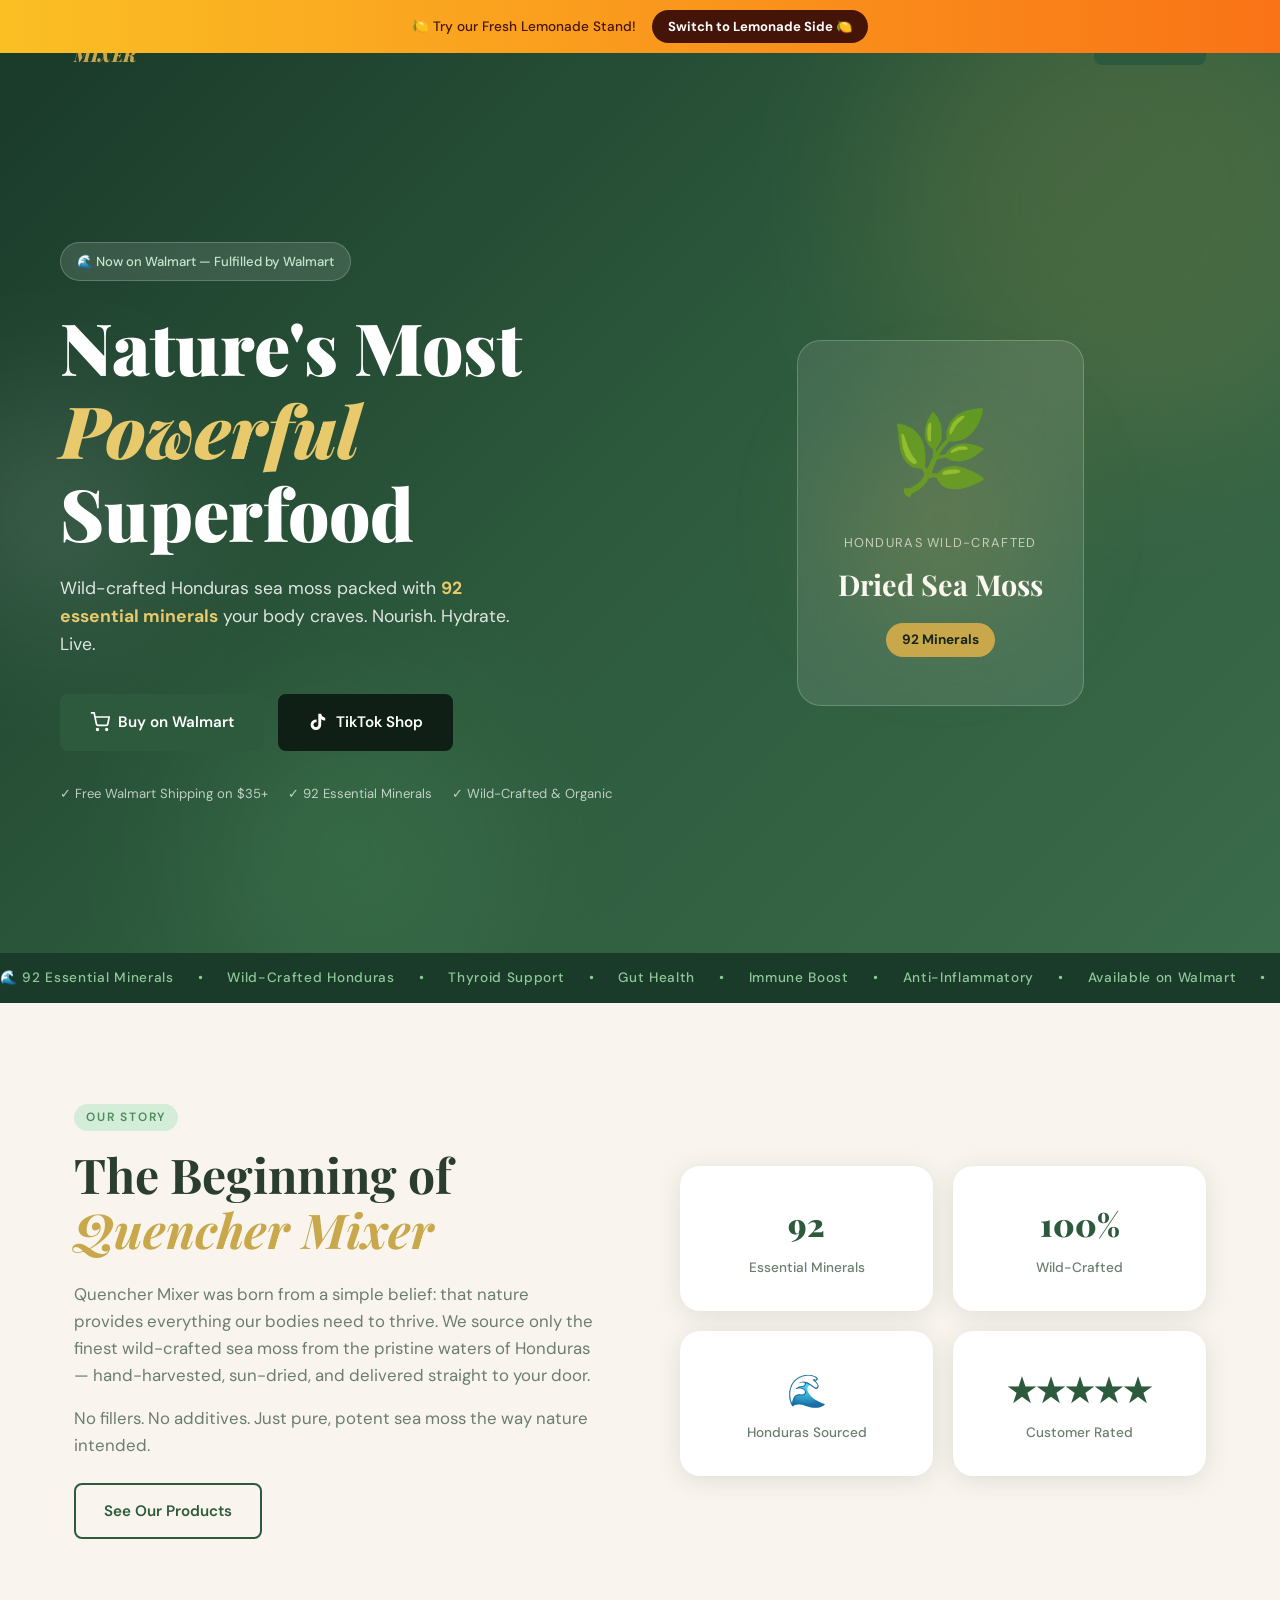
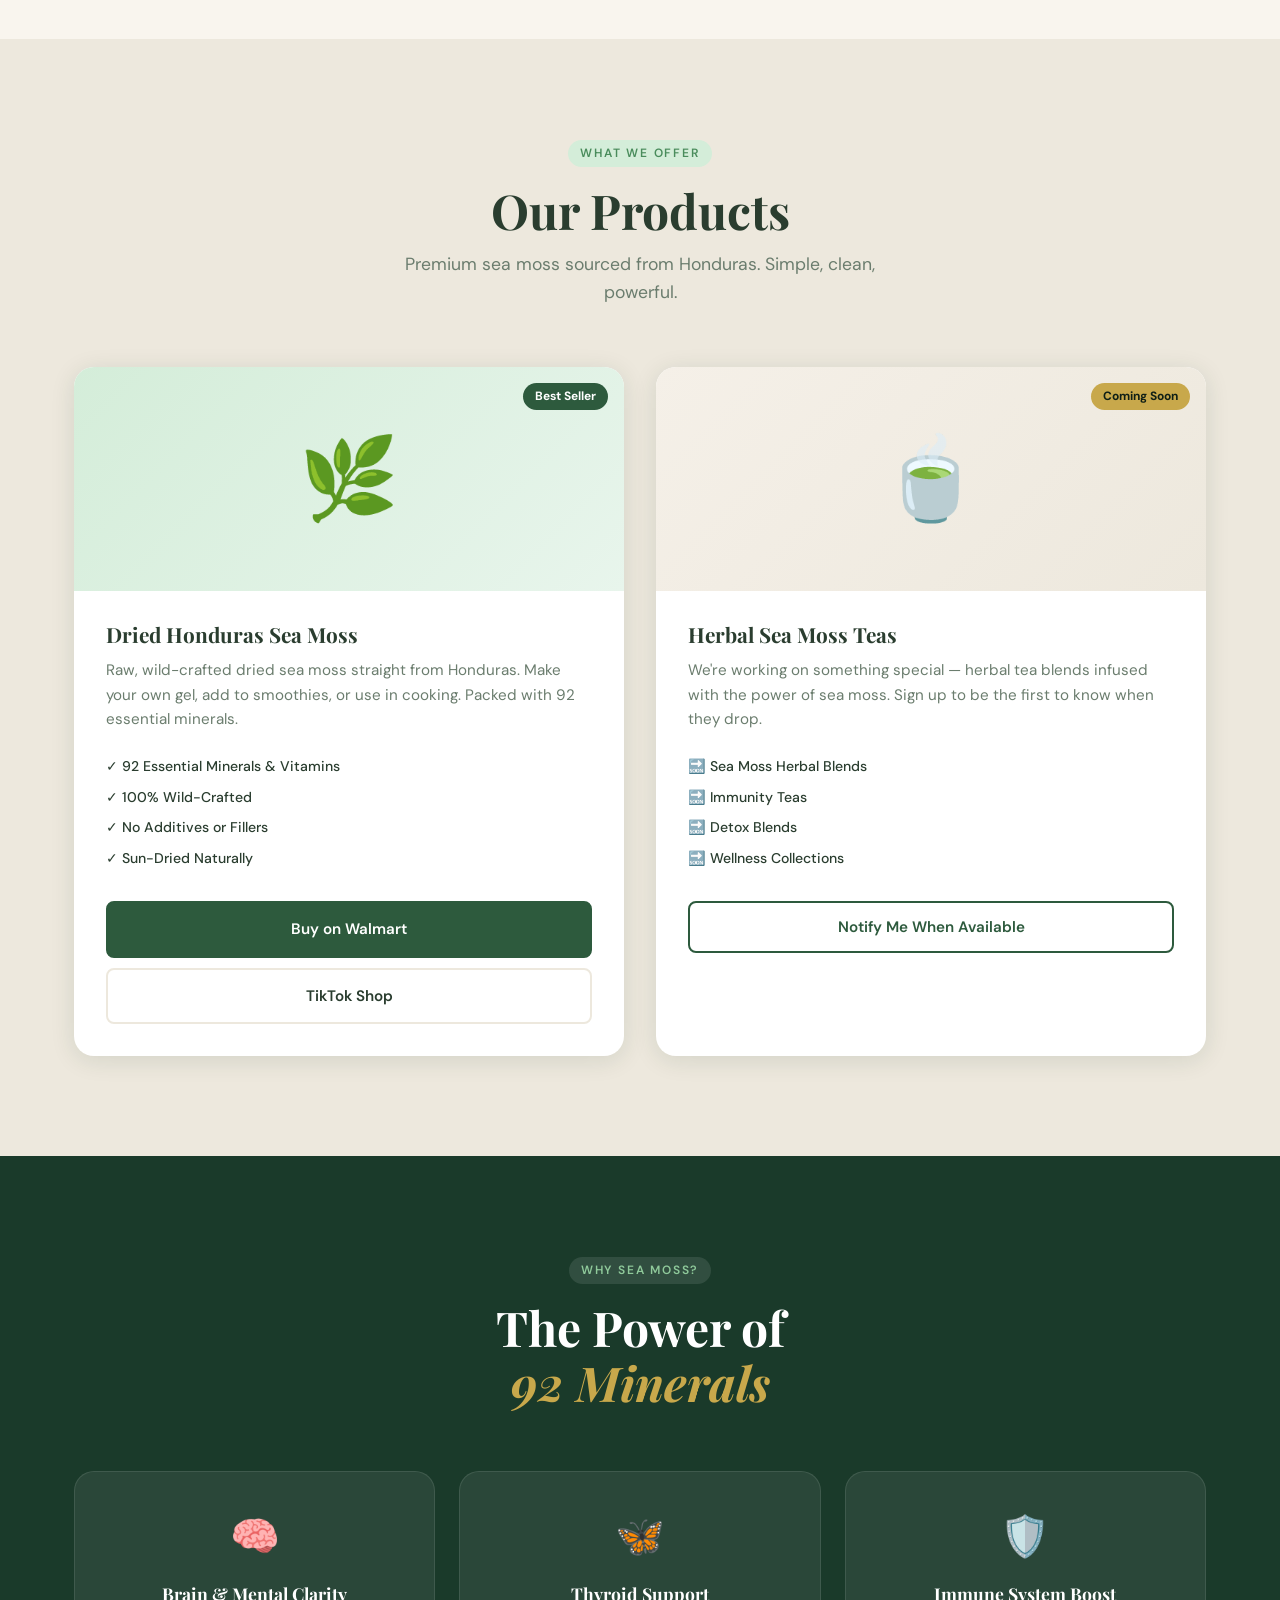
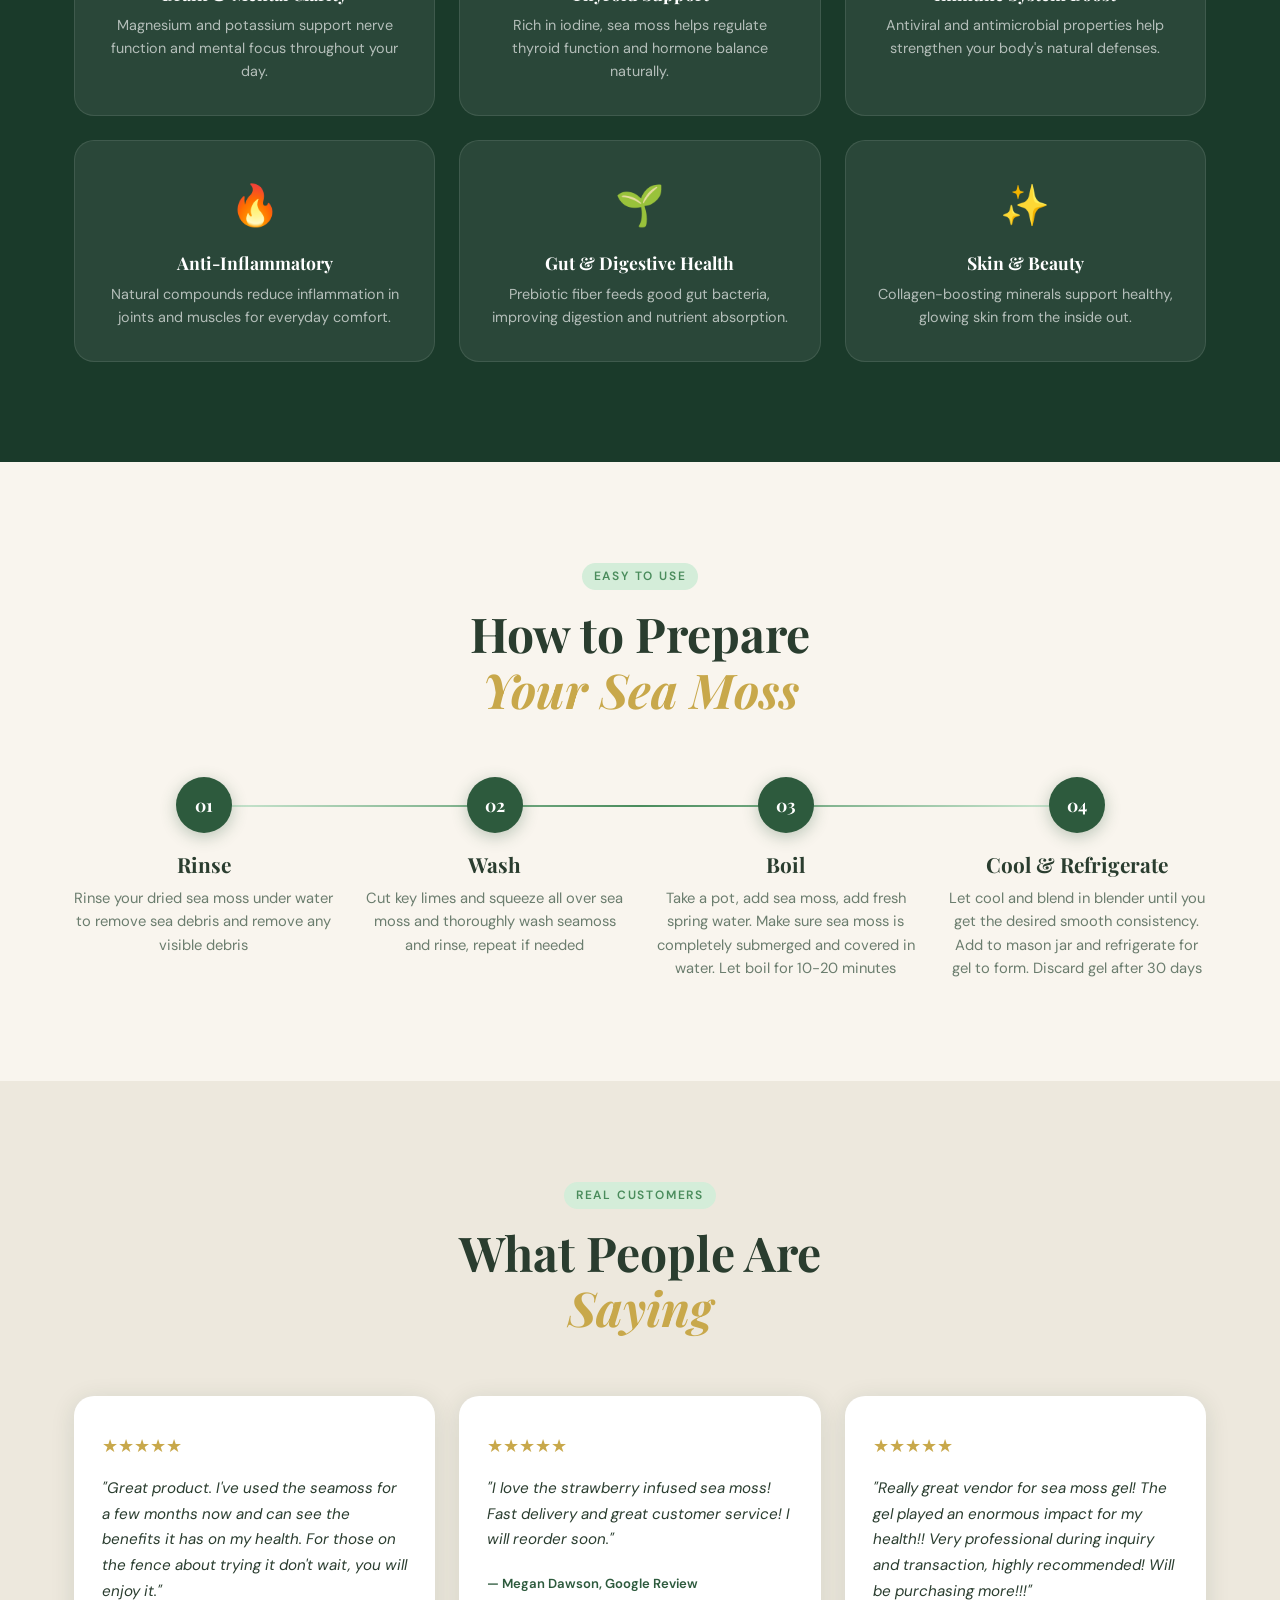
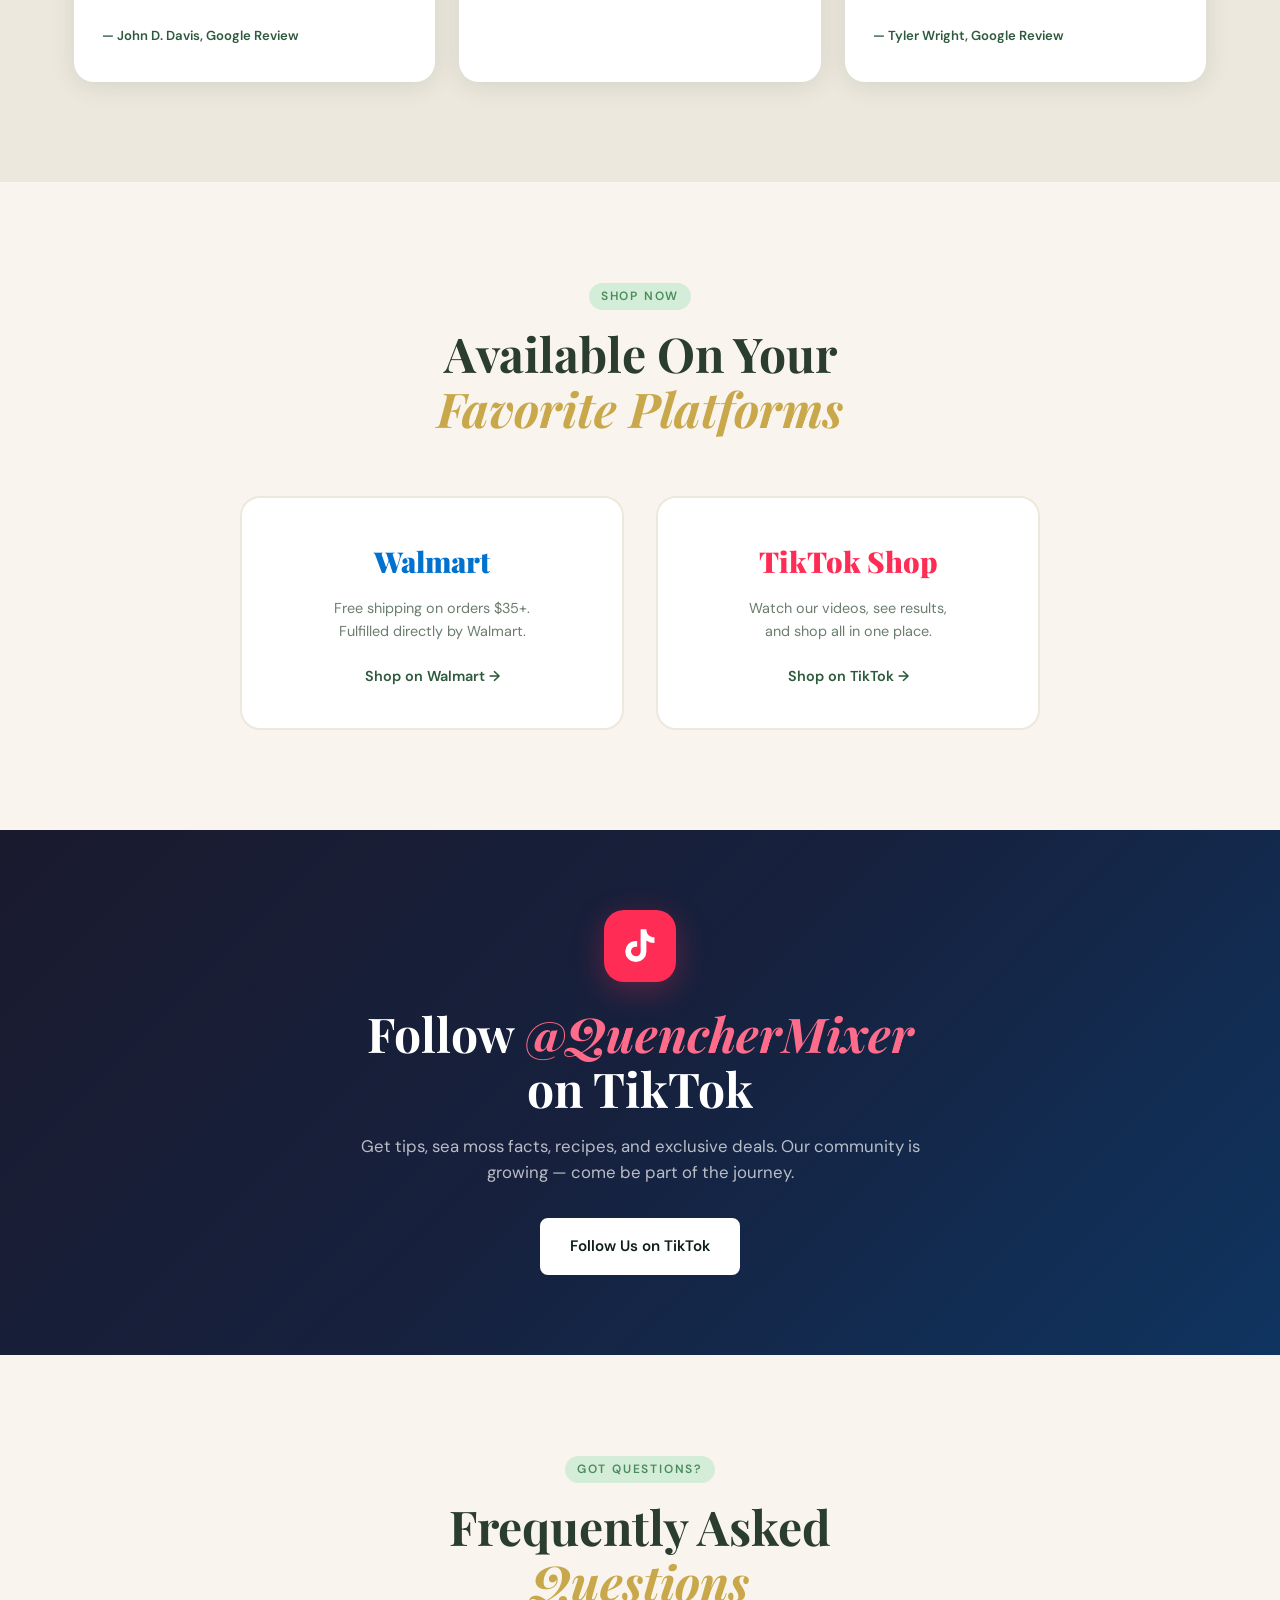
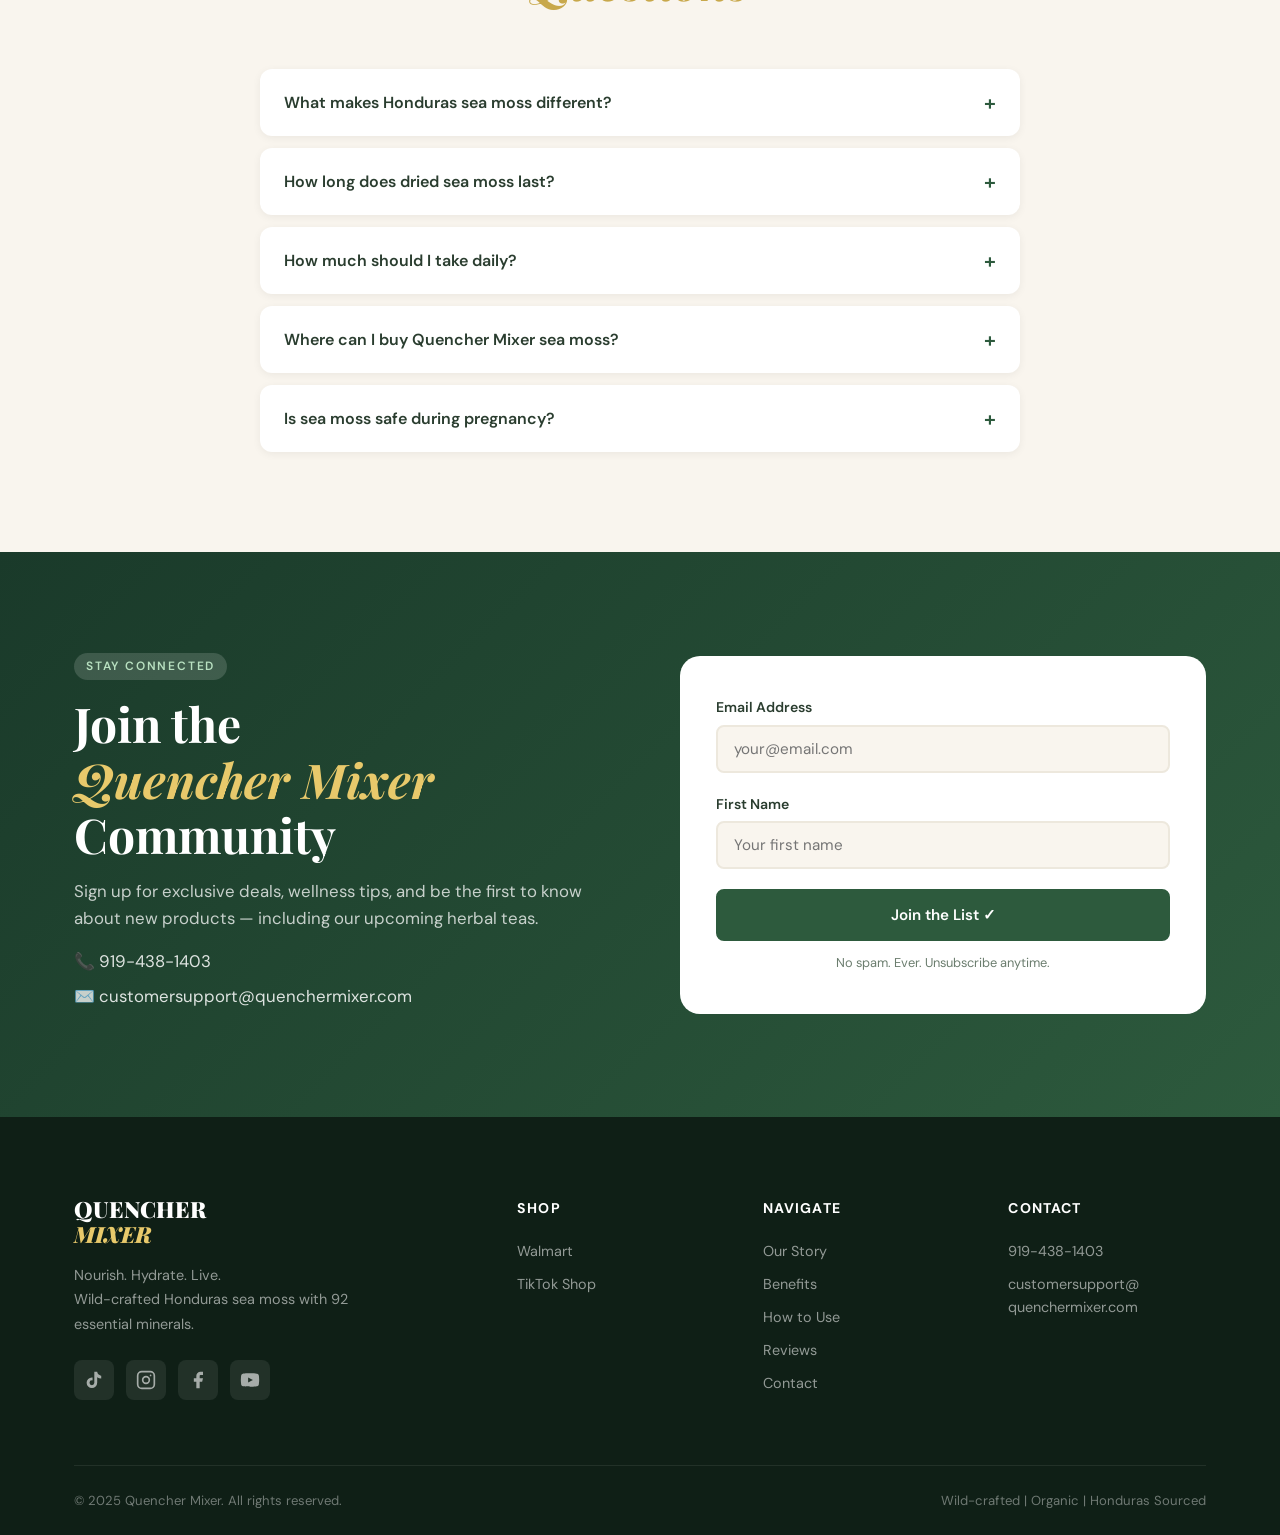
<file: index.html>
<!DOCTYPE html>
<html lang="en">
<head>
  <meta charset="UTF-8" />
  <meta name="viewport" content="width=device-width, initial-scale=1.0" />

  <!-- SEO Meta Tags -->
  <title>Quencher Mixer | Wild-Crafted Honduras Sea Moss | 92 Minerals</title>
  <meta name="description" content="Quencher Mixer offers premium wild-crafted Honduras sea moss packed with 92 essential minerals. Shop dried sea moss on Walmart and TikTok Shop. Nourish. Hydrate. Live." />
  <meta name="keywords" content="sea moss, Honduras sea moss, wildcrafted sea moss, dried sea moss, 92 minerals, seamoss gel kit, sea moss benefits, organic sea moss, buy sea moss, sea moss supplement" />
  <meta name="author" content="Quencher Mixer" />
  <meta name="robots" content="index, follow" />
  <link rel="canonical" href="https://quenchermixer.com/" />

  <!-- Open Graph / Social -->
  <meta property="og:type" content="website" />
  <meta property="og:url" content="https://quenchermixer.com/" />
  <meta property="og:title" content="Quencher Mixer | Wild-Crafted Honduras Sea Moss" />
  <meta property="og:description" content="Premium wild-crafted Honduras sea moss with 92 essential minerals. Shop now on Walmart and TikTok Shop." />
  <meta property="og:image" content="https://quenchermixer.com/images/og-image.jpg" />
  <meta name="twitter:card" content="summary_large_image" />
  <meta name="twitter:title" content="Quencher Mixer | Wild-Crafted Honduras Sea Moss" />
  <meta name="twitter:description" content="Premium wild-crafted Honduras sea moss with 92 essential minerals." />

  <!-- Schema.org Structured Data -->
  <script type="application/ld+json">
  {
    "@context": "https://schema.org",
    "@type": "Organization",
    "name": "Quencher Mixer",
    "url": "https://quenchermixer.com",
    "logo": "https://quenchermixer.com/images/logo.png",
    "description": "Premium wild-crafted Honduras sea moss with 92 essential minerals.",
    "contactPoint": {
      "@type": "ContactPoint",
      "telephone": "919-438-1403",
      "email": "customersupport@quenchermixer.com",
      "contactType": "customer support"
    },
    "sameAs": [
      "https://www.tiktok.com/@quenchermixer",
      "https://www.instagram.com/quenchermixer/",
      "https://www.facebook.com/QuencherMixer",
      "https://youtube.com/@quenchermixer"
    ]
  }
  </script>
  <script type="application/ld+json">
  {
    "@context": "https://schema.org",
    "@type": "Product",
    "name": "Sea Moss Dried Honduras Quencher Mixer",
    "description": "Wild-crafted Honduras sea moss with 92 essential minerals. Available in a sea moss gel kit. Organic superfood powerhouse.",
    "brand": { "@type": "Brand", "name": "Quencher Mixer" },
    "offers": {
      "@type": "Offer",
      "url": "https://www.walmart.com/ip/Sea-Moss-Dried-Honduras-Quencher-Mixer/1096704300",
      "priceCurrency": "USD",
      "availability": "https://schema.org/InStock",
      "seller": { "@type": "Organization", "name": "Walmart" }
    }
  }
  </script>

  <!-- Fonts -->
  <link rel="preconnect" href="https://fonts.googleapis.com" />
  <link rel="preconnect" href="https://fonts.gstatic.com" crossorigin />
  <link href="https://fonts.googleapis.com/css2?family=Playfair+Display:ital,wght@0,400;0,700;0,900;1,400&family=DM+Sans:wght@300;400;500;600&display=swap" rel="stylesheet" />

  <link rel="stylesheet" href="css/style.css" />
</head>
<body>
  <!-- ====== SIDE SWITCHER BAR ====== -->
<div class="side-switcher side-switcher-seamoss">
  <span>🍋 Try our Fresh Lemonade Stand!</span>
  <a href="lemonade.html" class="side-switcher-btn side-switcher-btn-orange">Switch to Lemonade Side 🍋</a>
</div>
  
  <!-- ====== NAVBAR ====== -->
  <header class="navbar" id="navbar">
    <div class="nav-inner">
      <a href="#" class="logo">
        <span class="logo-text">QUENCHER<br><em>MIXER</em></span>
      </a>
      <nav class="nav-links" id="nav-links">
        <a href="#home">Home</a>
        <a href="#about">Our Story</a>
        <a href="#products">Products</a>
        <a href="#benefits">Benefits</a>
        <a href="#reviews">Reviews</a>
        <a href="#contact">Contact</a>
      </nav>
      <a href="https://www.walmart.com/ip/Sea-Moss-Dried-Honduras-Quencher-Mixer/1096704300?classType=REGULAR&selectedSellerId=101342418" target="_blank" rel="noopener" class="nav-cta">Shop Now</a>
      <button class="hamburger" id="hamburger" aria-label="Toggle menu">
        <span></span><span></span><span></span>
      </button>
    </div>
  </header>

  <!-- ====== HERO ====== -->
  <section class="hero" id="home">
    <div class="hero-bg">
      <div class="hero-orb hero-orb-1"></div>
      <div class="hero-orb hero-orb-2"></div>
      <div class="hero-orb hero-orb-3"></div>
    </div>
    <div class="hero-content">
      <div class="hero-badge">🌊 Now on Walmart — Fulfilled by Walmart</div>
      <h1 class="hero-title">
        Nature's Most<br>
        <em>Powerful</em><br>
        Superfood
      </h1>
      <p class="hero-sub">Wild-crafted Honduras sea moss packed with <strong>92 essential minerals</strong> your body craves. Nourish. Hydrate. Live.</p>
      <div class="hero-cta-group">
        <a href="https://www.walmart.com/ip/Sea-Moss-Dried-Honduras-Quencher-Mixer/1096704300?classType=REGULAR&selectedSellerId=101342418" target="_blank" rel="noopener" class="btn btn-primary">
          <svg width="20" height="20" viewBox="0 0 24 24" fill="none" stroke="currentColor" stroke-width="2"><circle cx="9" cy="21" r="1"/><circle cx="20" cy="21" r="1"/><path d="M1 1h4l2.68 13.39a2 2 0 0 0 2 1.61h9.72a2 2 0 0 0 2-1.61L23 6H6"/></svg>
          Buy on Walmart
        </a>
        <a href="https://shop.tiktok.com/us/pdp/quencher-mixer-sea-moss-gel-kit-92-minerals-organic-powerhouse/1729489189265117468" target="_blank" rel="noopener" class="btn btn-secondary">
          <svg width="20" height="20" viewBox="0 0 24 24" fill="currentColor"><path d="M19.59 6.69a4.83 4.83 0 0 1-3.77-4.25V2h-3.45v13.67a2.89 2.89 0 0 1-2.88 2.5 2.89 2.89 0 0 1-2.89-2.89 2.89 2.89 0 0 1 2.89-2.89c.28 0 .54.04.79.1V9.01a6.33 6.33 0 0 0-.79-.05 6.34 6.34 0 0 0-6.34 6.34 6.34 6.34 0 0 0 6.34 6.34 6.34 6.34 0 0 0 6.34-6.34V8.69a8.27 8.27 0 0 0 4.84 1.54V6.79a4.85 4.85 0 0 1-1.08-.1z"/></svg>
          TikTok Shop
        </a>
      </div>
      <div class="hero-trust">
        <span>✓ Free Walmart Shipping on $35+</span>
        <span>✓ 92 Essential Minerals</span>
        <span>✓ Wild-Crafted & Organic</span>
      </div>
    </div>
    <div class="hero-visual">
      <div class="hero-product-card">
        <div class="product-glow"></div>
        <div class="product-icon">🌿</div>
        <div class="product-label">Honduras Wild-Crafted</div>
        <div class="product-name">Dried Sea Moss</div>
        <div class="mineral-badge">92 Minerals</div>
      </div>
    </div>
  </section>

  <!-- ====== MARQUEE ====== -->
  <div class="marquee-bar">
    <div class="marquee-track">
      <span>🌊 92 Essential Minerals</span>
      <span>•</span>
      <span>Wild-Crafted Honduras</span>
      <span>•</span>
      <span>Thyroid Support</span>
      <span>•</span>
      <span>Gut Health</span>
      <span>•</span>
      <span>Immune Boost</span>
      <span>•</span>
      <span>Anti-Inflammatory</span>
      <span>•</span>
      <span>Available on Walmart</span>
      <span>•</span>
      <span>TikTok Shop</span>
      <span>•</span>
      <span>🌊 92 Essential Minerals</span>
      <span>•</span>
      <span>Wild-Crafted Honduras</span>
      <span>•</span>
      <span>Thyroid Support</span>
      <span>•</span>
      <span>Gut Health</span>
      <span>•</span>
      <span>Immune Boost</span>
      <span>•</span>
      <span>Anti-Inflammatory</span>
      <span>•</span>
      <span>Available on Walmart</span>
      <span>•</span>
      <span>TikTok Shop</span>
    </div>
  </div>

  <!-- ====== ABOUT ====== -->
  <section class="about" id="about">
    <div class="container">
      <div class="about-grid">
        <div class="about-text fade-in">
          <div class="section-tag">Our Story</div>
          <h2>The Beginning of<br><em>Quencher Mixer</em></h2>
          <p>Quencher Mixer was born from a simple belief: that nature provides everything our bodies need to thrive. We source only the finest wild-crafted sea moss from the pristine waters of Honduras — hand-harvested, sun-dried, and delivered straight to your door.</p>
          <p>No fillers. No additives. Just pure, potent sea moss the way nature intended.</p>
          <a href="#products" class="btn btn-outline">See Our Products</a>
        </div>
        <div class="about-stats fade-in">
          <div class="stat-card">
            <div class="stat-num">92</div>
            <div class="stat-label">Essential Minerals</div>
          </div>
          <div class="stat-card">
            <div class="stat-num">100%</div>
            <div class="stat-label">Wild-Crafted</div>
          </div>
          <div class="stat-card">
            <div class="stat-num">🌊</div>
            <div class="stat-label">Honduras Sourced</div>
          </div>
          <div class="stat-card">
            <div class="stat-num">★★★★★</div>
            <div class="stat-label">Customer Rated</div>
          </div>
        </div>
      </div>
    </div>
  </section>

  <!-- ====== PRODUCTS ====== -->
  <section class="products" id="products">
    <div class="container">
      <div class="section-header fade-in">
        <div class="section-tag">What We Offer</div>
        <h2>Our Products</h2>
        <p>Premium sea moss sourced from Honduras. Simple, clean, powerful.</p>
      </div>
      <div class="products-grid">

        <!-- Product 1 -->
        <div class="product-card fade-in">
          <div class="product-card-img">
            <span class="product-emoji">🌿</span>
            <div class="product-card-badge">Best Seller</div>
          </div>
          <div class="product-card-body">
            <h3>Dried Honduras Sea Moss</h3>
            <p>Raw, wild-crafted dried sea moss straight from Honduras. Make your own gel, add to smoothies, or use in cooking. Packed with 92 essential minerals.</p>
            <ul class="product-features">
              <li>✓ 92 Essential Minerals &amp; Vitamins</li>
              <li>✓ 100% Wild-Crafted</li>
              <li>✓ No Additives or Fillers</li>
              <li>✓ Sun-Dried Naturally</li>
            </ul>
            <div class="product-card-actions">
              <a href="https://www.walmart.com/ip/Sea-Moss-Dried-Honduras-Quencher-Mixer/1096704300?classType=REGULAR&selectedSellerId=101342418" target="_blank" rel="noopener" class="btn btn-primary full-width">
                Buy on Walmart
              </a>
              <a href="https://shop.tiktok.com/us/pdp/quencher-mixer-sea-moss-gel-kit-92-minerals-organic-powerhouse/1729489189265117468" target="_blank" rel="noopener" class="btn btn-ghost full-width">
                TikTok Shop
              </a>
            </div>
          </div>
        </div>

        <!-- Product 2 — Coming Soon: Herbal Teas -->
        <div class="product-card product-card-soon fade-in">
          <div class="product-card-img">
            <span class="product-emoji">🍵</span>
            <div class="product-card-badge badge-soon">Coming Soon</div>
          </div>
          <div class="product-card-body">
            <h3>Herbal Sea Moss Teas</h3>
            <p>We're working on something special — herbal tea blends infused with the power of sea moss. Sign up to be the first to know when they drop.</p>
            <ul class="product-features">
              <li>🔜 Sea Moss Herbal Blends</li>
              <li>🔜 Immunity Teas</li>
              <li>🔜 Detox Blends</li>
              <li>🔜 Wellness Collections</li>
            </ul>
            <div class="product-card-actions">
              <button class="btn btn-outline full-width notify-btn" onclick="document.getElementById('email-input').focus(); document.getElementById('contact').scrollIntoView({behavior:'smooth'})">
                Notify Me When Available
              </button>
            </div>
          </div>
        </div>

      </div>
    </div>
  </section>

  <!-- ====== BENEFITS ====== -->
  <section class="benefits" id="benefits">
    <div class="container">
      <div class="section-header fade-in">
        <div class="section-tag">Why Sea Moss?</div>
        <h2>The Power of<br><em>92 Minerals</em></h2>
      </div>
      <div class="benefits-grid">
        <div class="benefit-card fade-in">
          <div class="benefit-icon">🧠</div>
          <h3>Brain &amp; Mental Clarity</h3>
          <p>Magnesium and potassium support nerve function and mental focus throughout your day.</p>
        </div>
        <div class="benefit-card fade-in">
          <div class="benefit-icon">🦋</div>
          <h3>Thyroid Support</h3>
          <p>Rich in iodine, sea moss helps regulate thyroid function and hormone balance naturally.</p>
        </div>
        <div class="benefit-card fade-in">
          <div class="benefit-icon">🛡️</div>
          <h3>Immune System Boost</h3>
          <p>Antiviral and antimicrobial properties help strengthen your body's natural defenses.</p>
        </div>
        <div class="benefit-card fade-in">
          <div class="benefit-icon">🔥</div>
          <h3>Anti-Inflammatory</h3>
          <p>Natural compounds reduce inflammation in joints and muscles for everyday comfort.</p>
        </div>
        <div class="benefit-card fade-in">
          <div class="benefit-icon">🌱</div>
          <h3>Gut &amp; Digestive Health</h3>
          <p>Prebiotic fiber feeds good gut bacteria, improving digestion and nutrient absorption.</p>
        </div>
        <div class="benefit-card fade-in">
          <div class="benefit-icon">✨</div>
          <h3>Skin &amp; Beauty</h3>
          <p>Collagen-boosting minerals support healthy, glowing skin from the inside out.</p>
        </div>
      </div>
    </div>
  </section>

  <!-- ====== HOW TO USE ====== -->
  <section class="how-to" id="how-to">
    <div class="container">
      <div class="section-header fade-in">
        <div class="section-tag">Easy to Use</div>
        <h2>How to Prepare<br><em>Your Sea Moss</em></h2>
      </div>
      <div class="steps-grid">
        <div class="step fade-in">
          <div class="step-num">01</div>
          <h3>Rinse</h3>
          <p>Rinse your dried sea moss under water to remove sea debris and remove any visible debris </p>
        </div>
        <div class="step fade-in">
          <div class="step-num">02</div>
          <h3>Wash</h3>
          <p>Cut key limes and squeeze all over sea moss and thoroughly wash seamoss and rinse, repeat if needed</p>
        </div>
        <div class="step fade-in">
          <div class="step-num">03</div>
          <h3>Boil</h3>
          <p>Take a pot, add sea moss, add fresh spring water. Make sure sea moss is completely submerged and covered in water. Let boil for 10-20 minutes</p>
        </div>
        <div class="step fade-in">
          <div class="step-num">04</div>
          <h3>Cool & Refrigerate</h3>
          <p>Let cool and blend in blender until you get the desired smooth consistency. Add to mason jar and refrigerate for gel to form. Discard gel after 30 days  </p>
        </div>
      </div>
    </div>
  </section>

  <!-- ====== REVIEWS ====== -->
<section class="reviews" id="reviews">
  <div class="container">
    <div class="section-header fade-in">
      <div class="section-tag">Real Customers</div>
      <h2>What People Are<br><em>Saying</em></h2>
    </div>
    <div class="reviews-grid">
      <div class="review-card fade-in">
        <div class="stars">★★★★★</div>
        <p>"Great product. I've used the seamoss for a few months now and can see the benefits it has on my health. For those on the fence about trying it don't wait, you will enjoy it."</p>
        <div class="reviewer">— John D. Davis, Google Review</div>
      </div>
      <div class="review-card fade-in">
        <div class="stars">★★★★★</div>
        <p>"I love the strawberry infused sea moss! Fast delivery and great customer service! I will reorder soon."</p>
        <div class="reviewer">— Megan Dawson, Google Review</div>
      </div>
      <div class="review-card fade-in">
        <div class="stars">★★★★★</div>
        <p>"Really great vendor for sea moss gel! The gel played an enormous impact for my health!! Very professional during inquiry and transaction, highly recommended! Will be purchasing more!!!"</p>
        <div class="reviewer">— Tyler Wright, Google Review</div>
      </div>
    </div>
  </div>
</section>

  <!-- ====== WHERE TO BUY ====== -->
  <section class="where-to-buy">
    <div class="container">
      <div class="section-header fade-in">
        <div class="section-tag">Shop Now</div>
        <h2>Available On Your<br><em>Favorite Platforms</em></h2>
      </div>
      <div class="platforms-grid">
        <a href="https://www.walmart.com/ip/Sea-Moss-Dried-Honduras-Quencher-Mixer/1096704300?classType=REGULAR&selectedSellerId=101342418" target="_blank" rel="noopener" class="platform-card fade-in">
          <div class="platform-logo walmart-logo">Walmart</div>
          <p>Free shipping on orders $35+.<br>Fulfilled directly by Walmart.</p>
          <span class="platform-cta">Shop on Walmart →</span>
        </a>
        <a href="https://shop.tiktok.com/us/pdp/quencher-mixer-sea-moss-gel-kit-92-minerals-organic-powerhouse/1729489189265117468" target="_blank" rel="noopener" class="platform-card fade-in">
          <div class="platform-logo tiktok-logo">TikTok Shop</div>
          <p>Watch our videos, see results,<br>and shop all in one place.</p>
          <span class="platform-cta">Shop on TikTok →</span>
        </a>
      </div>
    </div>
  </section>

  <!-- ====== TIKTOK CTA ====== -->
  <section class="tiktok-section">
    <div class="container">
      <div class="tiktok-cta fade-in">
        <div class="tiktok-icon">
          <svg width="40" height="40" viewBox="0 0 24 24" fill="white"><path d="M19.59 6.69a4.83 4.83 0 0 1-3.77-4.25V2h-3.45v13.67a2.89 2.89 0 0 1-2.88 2.5 2.89 2.89 0 0 1-2.89-2.89 2.89 2.89 0 0 1 2.89-2.89c.28 0 .54.04.79.1V9.01a6.33 6.33 0 0 0-.79-.05 6.34 6.34 0 0 0-6.34 6.34 6.34 6.34 0 0 0 6.34 6.34 6.34 6.34 0 0 0 6.34-6.34V8.69a8.27 8.27 0 0 0 4.84 1.54V6.79a4.85 4.85 0 0 1-1.08-.1z"/></svg>
        </div>
        <h2>Follow <em>@QuencherMixer</em> on TikTok</h2>
        <p>Get tips, sea moss facts, recipes, and exclusive deals. Our community is growing — come be part of the journey.</p>
        <a href="https://www.tiktok.com/@quenchermixer" target="_blank" rel="noopener" class="btn btn-white">Follow Us on TikTok</a>
      </div>
    </div>
  </section>

  <!-- ====== FAQ ====== -->
  <section class="faq">
    <div class="container">
      <div class="section-header fade-in">
        <div class="section-tag">Got Questions?</div>
        <h2>Frequently Asked<br><em>Questions</em></h2>
      </div>
      <div class="faq-list">
        <div class="faq-item fade-in">
          <button class="faq-q" onclick="toggleFaq(this)">What makes Honduras sea moss different? <span>+</span></button>
          <div class="faq-a"><p>Honduras wild-crafted sea moss grows in pristine ocean conditions, absorbing a full spectrum of minerals from the water. It's considered some of the cleanest, most mineral-dense sea moss available — no pool-grown shortcuts here.</p></div>
        </div>
        <div class="faq-item fade-in">
          <button class="faq-q" onclick="toggleFaq(this)">How long does dried sea moss last? <span>+</span></button>
          <div class="faq-a"><p>Dried sea moss has a shelf life of 1–2 years when stored in a cool, dry place. Once you make gel, it lasts 3–4 weeks in the refrigerator or up to 6 months in the freezer.</p></div>
        </div>
        <div class="faq-item fade-in">
          <button class="faq-q" onclick="toggleFaq(this)">How much should I take daily? <span>+</span></button>
          <div class="faq-a"><p>We recommend eating 1–2 tablespoons of sea moss gel per day. You can add it to smoothies, juices, soups, oatmeal, or take it directly.</p></div>
        </div>
        <div class="faq-item fade-in">
          <button class="faq-q" onclick="toggleFaq(this)">Where can I buy Quencher Mixer sea moss? <span>+</span></button>
          <div class="faq-a"><p>You can purchase directly on <a href="https://www.walmart.com/ip/Sea-Moss-Dried-Honduras-Quencher-Mixer/1096704300?classType=REGULAR&selectedSellerId=101342418" target="_blank" rel="noopener">Walmart.com</a> (fulfilled by Walmart, eligible for free shipping) or through our <a href="https://shop.tiktok.com/us/pdp/quencher-mixer-sea-moss-gel-kit-92-minerals-organic-powerhouse/1729489189265117468" target="_blank" rel="noopener">TikTok Shop</a>.</p></div>
        </div>
        <div class="faq-item fade-in">
          <button class="faq-q" onclick="toggleFaq(this)">Is sea moss safe during pregnancy? <span>+</span></button>
          <div class="faq-a"><p>Sea moss is generally considered safe but we always recommend consulting your healthcare provider before adding any supplement to your routine during pregnancy or while breastfeeding.</p></div>
        </div>
      </div>
    </div>
  </section>

  <!-- ====== CONTACT / EMAIL ====== -->
  <section class="contact" id="contact">
    <div class="container">
      <div class="contact-grid">
        <div class="contact-info fade-in">
          <div class="section-tag">Stay Connected</div>
          <h2>Join the<br><em>Quencher Mixer</em><br>Community</h2>
          <p>Sign up for exclusive deals, wellness tips, and be the first to know about new products — including our upcoming herbal teas.</p>
          <div class="contact-details">
            <p>📞 <a href="tel:9194381403">919-438-1403</a></p>
            <p>✉️ <a href="mailto:customersupport@quenchermixer.com">customersupport@quenchermixer.com</a></p>
          </div>
        </div>
        <div class="contact-form fade-in">
          <form id="signup-form" onsubmit="handleSignup(event)">
            <div class="form-group">
              <label for="email-input">Email Address</label>
              <input type="email" id="email-input" name="email" placeholder="your@email.com" required />
            </div>
            <div class="form-group">
              <label for="name-input">First Name</label>
              <input type="text" id="name-input" name="name" placeholder="Your first name" />
            </div>
            <button type="submit" class="btn btn-primary full-width">Join the List ✓</button>
            <p class="form-note">No spam. Ever. Unsubscribe anytime.</p>
          </form>
          <div id="signup-success" style="display:none;" class="success-msg">
            🎉 You're in! Welcome to the Quencher Mixer family. Check your inbox soon!
          </div>
        </div>
      </div>
    </div>
  </section>

  <!-- ====== FOOTER ====== -->
  <footer class="footer">
    <div class="container">
      <div class="footer-grid">
        <div class="footer-brand">
          <div class="logo-text footer-logo">QUENCHER<br><em>MIXER</em></div>
          <p>Nourish. Hydrate. Live.<br>Wild-crafted Honduras sea moss with 92 essential minerals.</p>
          <div class="social-links">
            <a href="https://www.tiktok.com/@quenchermixer" target="_blank" rel="noopener" aria-label="TikTok">
              <svg width="20" height="20" viewBox="0 0 24 24" fill="currentColor"><path d="M19.59 6.69a4.83 4.83 0 0 1-3.77-4.25V2h-3.45v13.67a2.89 2.89 0 0 1-2.88 2.5 2.89 2.89 0 0 1-2.89-2.89 2.89 2.89 0 0 1 2.89-2.89c.28 0 .54.04.79.1V9.01a6.33 6.33 0 0 0-.79-.05 6.34 6.34 0 0 0-6.34 6.34 6.34 6.34 0 0 0 6.34 6.34 6.34 6.34 0 0 0 6.34-6.34V8.69a8.27 8.27 0 0 0 4.84 1.54V6.79a4.85 4.85 0 0 1-1.08-.1z"/></svg>
            </a>
            <a href="https://www.instagram.com/quenchermixer/" target="_blank" rel="noopener" aria-label="Instagram">
              <svg width="20" height="20" viewBox="0 0 24 24" fill="none" stroke="currentColor" stroke-width="2"><rect x="2" y="2" width="20" height="20" rx="5"/><circle cx="12" cy="12" r="4"/><circle cx="17.5" cy="6.5" r="1" fill="currentColor" stroke="none"/></svg>
            </a>
            <a href="https://www.facebook.com/QuencherMixer" target="_blank" rel="noopener" aria-label="Facebook">
              <svg width="20" height="20" viewBox="0 0 24 24" fill="currentColor"><path d="M18 2h-3a5 5 0 0 0-5 5v3H7v4h3v8h4v-8h3l1-4h-4V7a1 1 0 0 1 1-1h3z"/></svg>
            </a>
            <a href="https://youtube.com/@quenchermixer" target="_blank" rel="noopener" aria-label="YouTube">
              <svg width="20" height="20" viewBox="0 0 24 24" fill="currentColor"><path d="M22.54 6.42a2.78 2.78 0 0 0-1.95-1.97C18.88 4 12 4 12 4s-6.88 0-8.59.45A2.78 2.78 0 0 0 1.46 6.42 29 29 0 0 0 1 12a29 29 0 0 0 .46 5.58 2.78 2.78 0 0 0 1.95 1.97C5.12 20 12 20 12 20s6.88 0 8.59-.45a2.78 2.78 0 0 0 1.95-1.97A29 29 0 0 0 23 12a29 29 0 0 0-.46-5.58zM9.75 15.02V8.98L15.5 12l-5.75 3.02z"/></svg>
            </a>
          </div>
        </div>
        <div class="footer-links">
          <h4>Shop</h4>
          <a href="https://www.walmart.com/ip/Sea-Moss-Dried-Honduras-Quencher-Mixer/1096704300?classType=REGULAR&selectedSellerId=101342418" target="_blank" rel="noopener">Walmart</a>
          <a href="https://shop.tiktok.com/us/pdp/quencher-mixer-sea-moss-gel-kit-92-minerals-organic-powerhouse/1729489189265117468" target="_blank" rel="noopener">TikTok Shop</a>
        </div>
        <div class="footer-links">
          <h4>Navigate</h4>
          <a href="#about">Our Story</a>
          <a href="#benefits">Benefits</a>
          <a href="#how-to">How to Use</a>
          <a href="#reviews">Reviews</a>
          <a href="#contact">Contact</a>
        </div>
        <div class="footer-links">
          <h4>Contact</h4>
          <a href="tel:9194381403">919-438-1403</a>
          <a href="mailto:customersupport@quenchermixer.com">customersupport@<br>quenchermixer.com</a>
        </div>
      </div>
      <div class="footer-bottom">
        <p>© 2025 Quencher Mixer. All rights reserved.</p>
        <p>Wild-crafted | Organic | Honduras Sourced</p>
      </div>
    </div>
  </footer>

  <script src="js/main.js"></script>
</body>
</html>
</file>
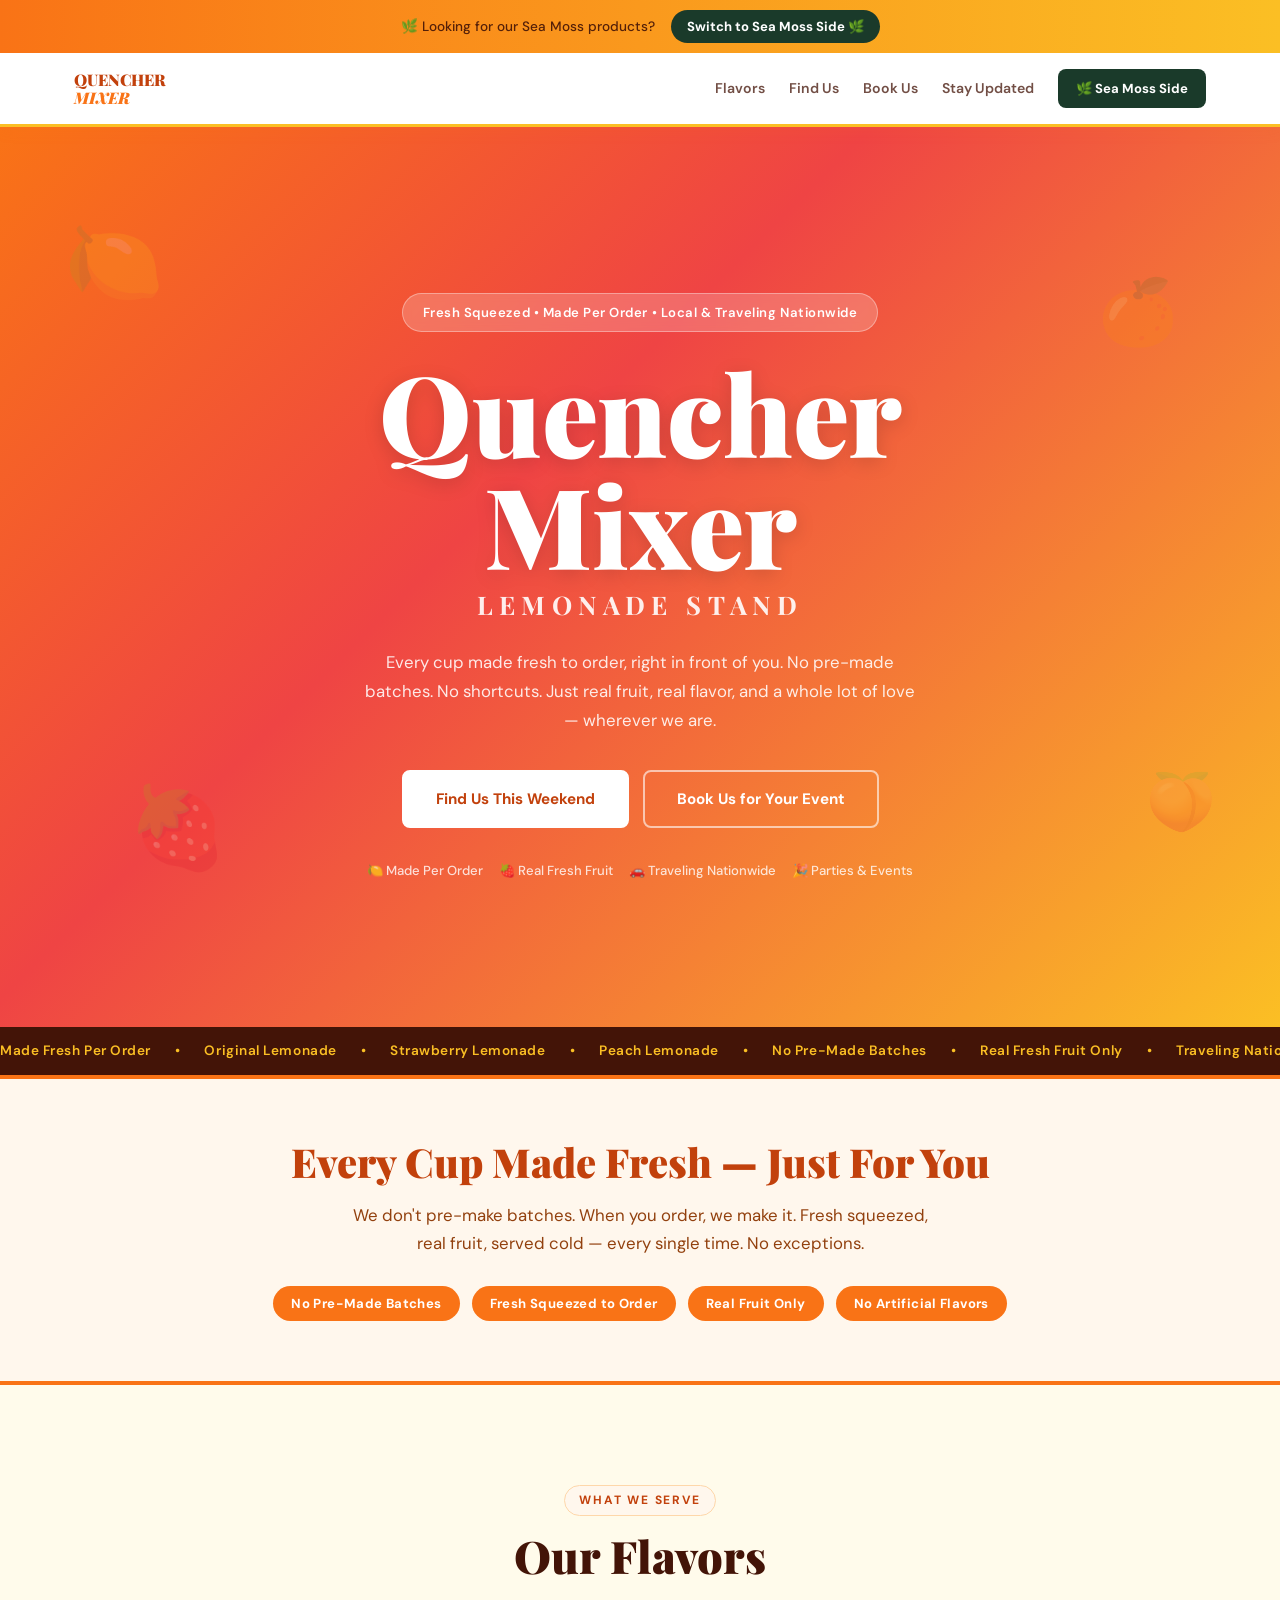
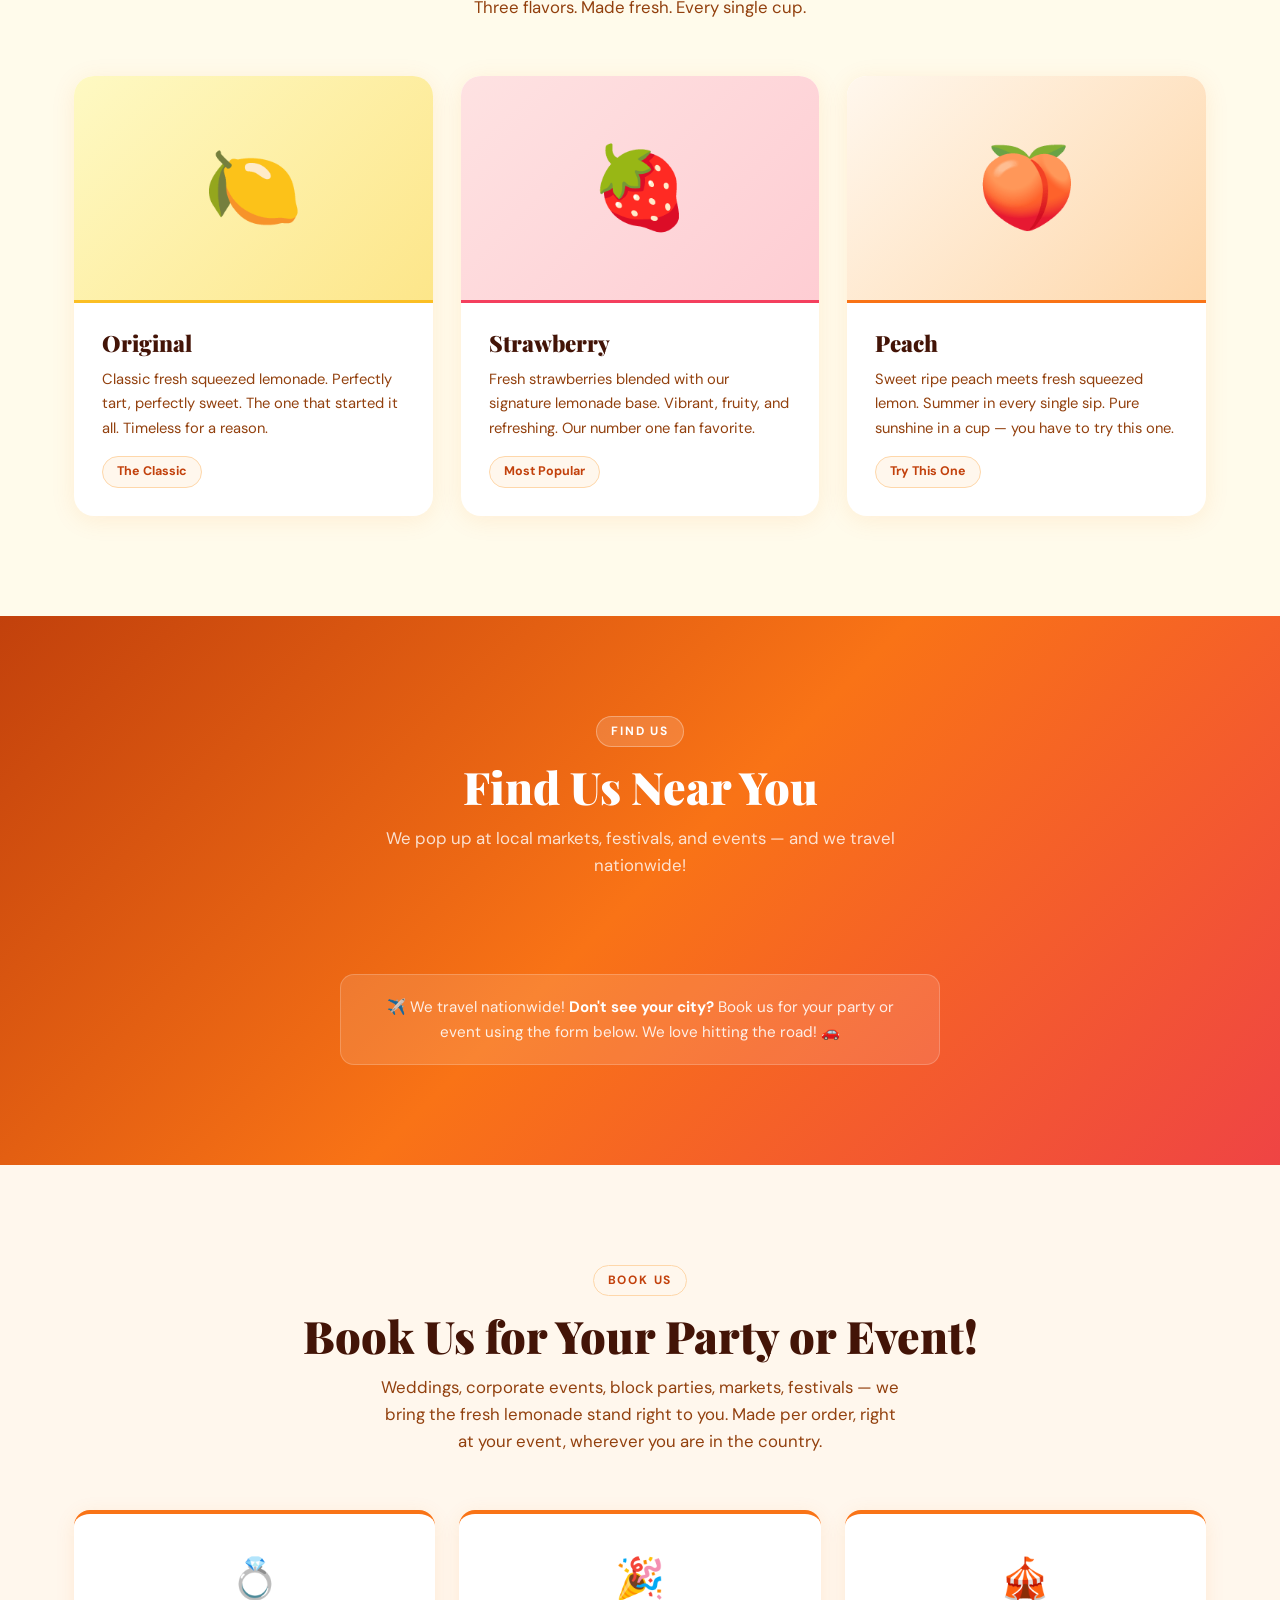
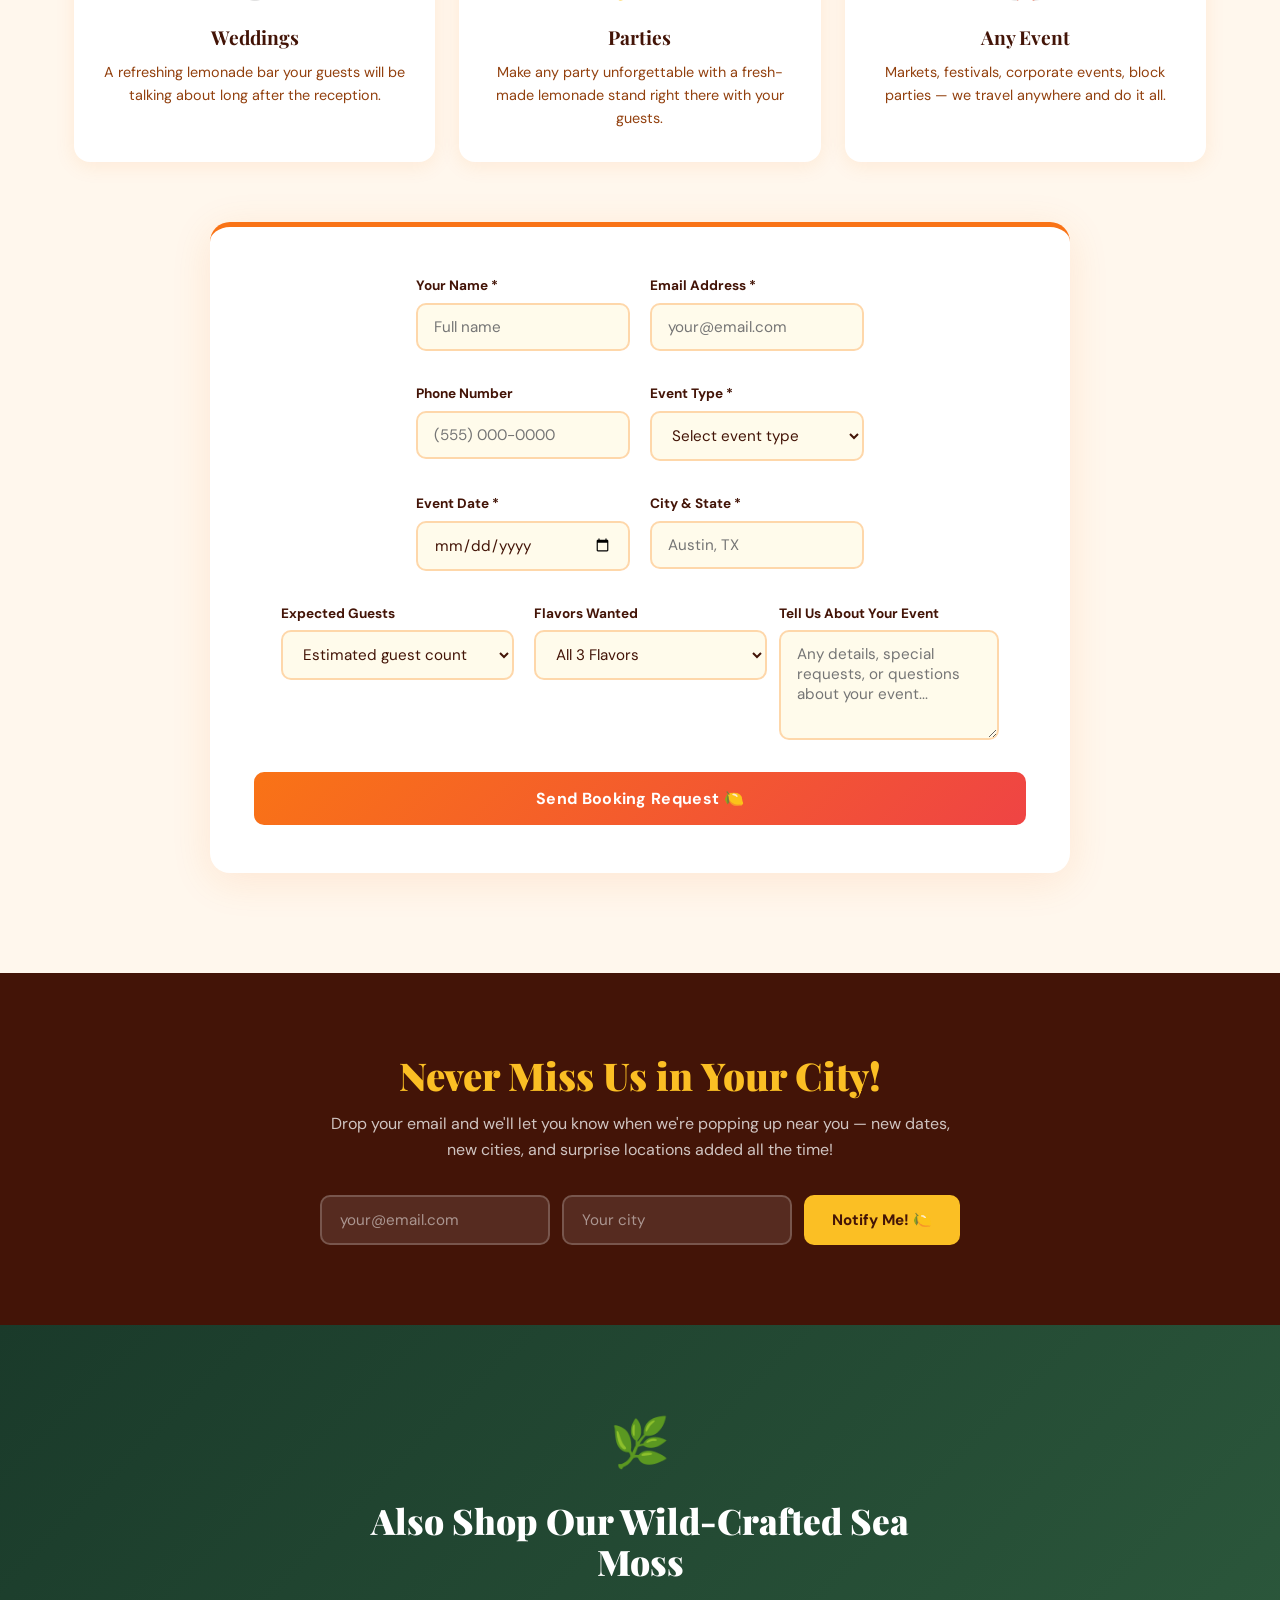
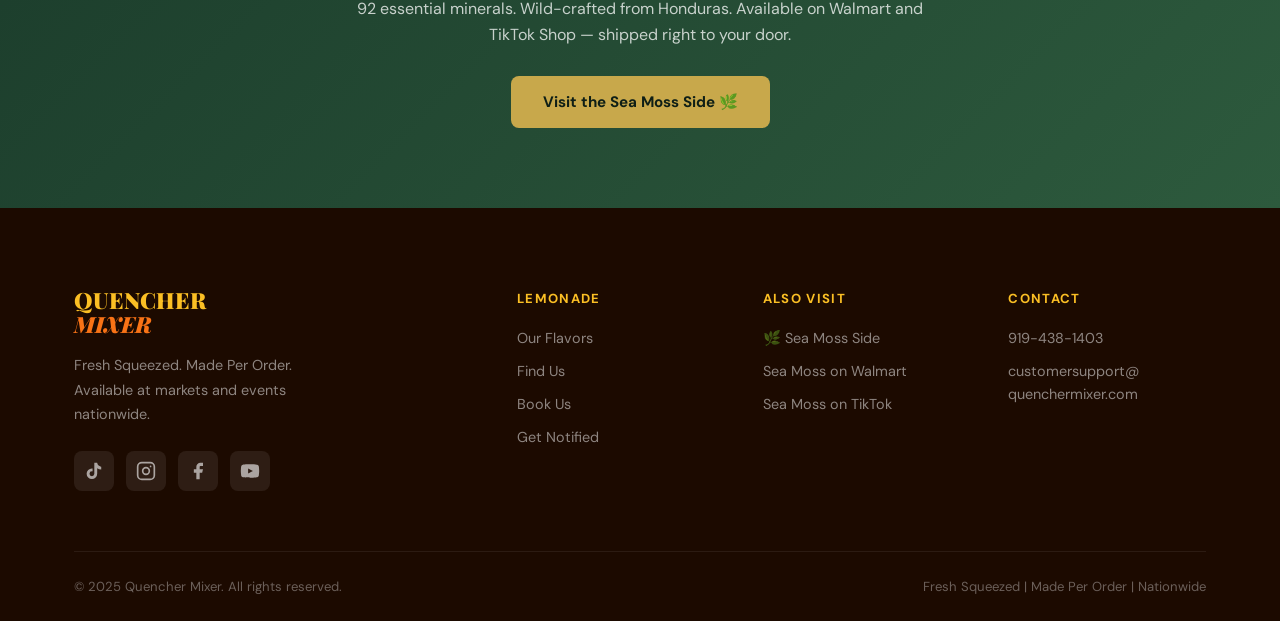
<file: lemonade.html>
<!DOCTYPE html>
<html lang="en">
<head>
  <meta charset="UTF-8" />
  <meta name="viewport" content="width=device-width, initial-scale=1.0" />
  <title>Quencher Mixer Lemonade | Fresh Squeezed | Made Per Order</title>
  <meta name="description" content="Quencher Mixer fresh lemonade stand. Original, Strawberry and Peach lemonade made fresh per order. Available at local markets and events. Book us for your party or event." />
  <meta name="keywords" content="fresh lemonade, lemonade stand, strawberry lemonade, peach lemonade, lemonade catering, event lemonade, Austin Texas lemonade" />
  <meta name="author" content="Quencher Mixer" />
  <meta name="robots" content="index, follow" />
  <link rel="canonical" href="https://quenchermixer.com/lemonade.html" />
  <meta property="og:type" content="website" />
  <meta property="og:url" content="https://quenchermixer.com/lemonade.html" />
  <meta property="og:title" content="Quencher Mixer Lemonade | Fresh Squeezed Made Per Order" />
  <meta property="og:description" content="Fresh lemonade made per order. Original, Strawberry, and Peach. Available at markets and events. Book us for your party!" />
  <link rel="preconnect" href="https://fonts.googleapis.com" />
  <link rel="preconnect" href="https://fonts.gstatic.com" crossorigin />
  <link href="https://fonts.googleapis.com/css2?family=Playfair+Display:ital,wght@0,400;0,700;0,900;1,400&family=DM+Sans:wght@300;400;500;600&display=swap" rel="stylesheet" />
  <link rel="stylesheet" href="css/style.css" />
</head>
<body class="lemonade-body">

  <!-- ====== SIDE SWITCHER BAR ====== -->
  <div class="side-switcher side-switcher-lemonade">
    <span>🌿 Looking for our Sea Moss products?</span>
    <a href="index.html" class="side-switcher-btn side-switcher-btn-green">Switch to Sea Moss Side 🌿</a>
  </div>

  <!-- ====== NAVBAR ====== -->
  <header class="lem-nav">
    <div class="lem-nav-inner">
      <a href="lemonade.html" class="lem-logo">
        <span>QUENCHER</span><br><em>MIXER</em>
      </a>
      <nav class="lem-nav-links" id="lem-nav-links">
        <a href="#lem-flavors">Flavors</a>
        <a href="#lem-dates">Find Us</a>
        <a href="#lem-booking">Book Us</a>
        <a href="#lem-notify">Stay Updated</a>
      </nav>
      <a href="index.html" class="lem-nav-switch">🌿 Sea Moss Side</a>
      <button class="lem-hamburger" id="lem-hamburger" aria-label="Toggle menu">
        <span></span><span></span><span></span>
      </button>
    </div>
  </header>

  <!-- ====== HERO ====== -->
  <section class="lem-hero">
    <div class="lem-hero-citrus lem-citrus-1">🍋</div>
    <div class="lem-hero-citrus lem-citrus-2">🍊</div>
    <div class="lem-hero-citrus lem-citrus-3">🍓</div>
    <div class="lem-hero-citrus lem-citrus-4">🍑</div>
    <div class="lem-hero-content">
      <div class="lem-hero-badge">Fresh Squeezed • Made Per Order • Local &amp; Traveling Nationwide</div>
      <h1 class="lem-hero-title">Quencher<br>Mixer</h1>
      <div class="lem-hero-sub-title">LEMONADE STAND</div>
      <p class="lem-hero-tagline">Every cup made fresh to order, right in front of you. No pre-made batches. No shortcuts. Just real fruit, real flavor, and a whole lot of love — wherever we are.</p>
      <div class="lem-hero-btns">
        <a href="#lem-dates" class="lem-btn-orange">Find Us This Weekend</a>
        <a href="#lem-booking" class="lem-btn-white">Book Us for Your Event</a>
      </div>
      <div class="lem-hero-perks">
        <span>🍋 Made Per Order</span>
        <span>🍓 Real Fresh Fruit</span>
        <span>🚗 Traveling Nationwide</span>
        <span>🎉 Parties &amp; Events</span>
      </div>
    </div>
  </section>

  <!-- ====== MARQUEE ====== -->
  <div class="lem-marquee">
    <div class="lem-marquee-track">
      <span>Made Fresh Per Order</span><span>•</span>
      <span>Original Lemonade</span><span>•</span>
      <span>Strawberry Lemonade</span><span>•</span>
      <span>Peach Lemonade</span><span>•</span>
      <span>No Pre-Made Batches</span><span>•</span>
      <span>Real Fresh Fruit Only</span><span>•</span>
      <span>Traveling Nationwide</span><span>•</span>
      <span>Book Us for Your Party or Event</span><span>•</span>
      <span>Made Fresh Per Order</span><span>•</span>
      <span>Original Lemonade</span><span>•</span>
      <span>Strawberry Lemonade</span><span>•</span>
      <span>Peach Lemonade</span><span>•</span>
      <span>No Pre-Made Batches</span><span>•</span>
      <span>Real Fresh Fruit Only</span><span>•</span>
      <span>Traveling Nationwide</span><span>•</span>
      <span>Book Us for Your Party or Event</span>
    </div>
  </div>

  <!-- ====== MADE PER ORDER BANNER ====== -->
  <div class="lem-mpo-banner">
    <h2 class="lem-mpo-title">Every Cup Made Fresh — Just For You</h2>
    <p class="lem-mpo-sub">We don't pre-make batches. When you order, we make it. Fresh squeezed, real fruit, served cold — every single time. No exceptions.</p>
    <div class="lem-mpo-badges">
      <span>No Pre-Made Batches</span>
      <span>Fresh Squeezed to Order</span>
      <span>Real Fruit Only</span>
      <span>No Artificial Flavors</span>
    </div>
  </div>

  <!-- ====== FLAVORS ====== -->
  <section class="lem-flavors" id="lem-flavors">
    <div class="lem-container">
      <div class="lem-section-header">
        <div class="lem-section-tag">What We Serve</div>
        <h2 class="lem-section-title">Our Flavors</h2>
        <p class="lem-section-sub">Three flavors. Made fresh. Every single cup.</p>
      </div>
      <div class="lem-flavors-grid">

        <div class="lem-flavor-card">
          <div class="lem-flavor-img lem-flavor-og">
            <span>🍋</span>
          </div>
          <div class="lem-flavor-body lem-flavor-body-og">
            <h3 class="lem-flavor-name">Original</h3>
            <p class="lem-flavor-desc">Classic fresh squeezed lemonade. Perfectly tart, perfectly sweet. The one that started it all. Timeless for a reason.</p>
            <span class="lem-flavor-tag">The Classic</span>
          </div>
        </div>

        <div class="lem-flavor-card">
          <div class="lem-flavor-img lem-flavor-st">
            <span>🍓</span>
          </div>
          <div class="lem-flavor-body lem-flavor-body-st">
            <h3 class="lem-flavor-name">Strawberry</h3>
            <p class="lem-flavor-desc">Fresh strawberries blended with our signature lemonade base. Vibrant, fruity, and refreshing. Our number one fan favorite.</p>
            <span class="lem-flavor-tag">Most Popular</span>
          </div>
        </div>

        <div class="lem-flavor-card">
          <div class="lem-flavor-img lem-flavor-pe">
            <span>🍑</span>
          </div>
          <div class="lem-flavor-body lem-flavor-body-pe">
            <h3 class="lem-flavor-name">Peach</h3>
            <p class="lem-flavor-desc">Sweet ripe peach meets fresh squeezed lemon. Summer in every single sip. Pure sunshine in a cup — you have to try this one.</p>
            <span class="lem-flavor-tag">Try This One</span>
          </div>
        </div>

      </div>
    </div>
  </section>

  <!-- ====== DATES & LOCATIONS ====== -->
  <section class="lem-dates" id="lem-dates">
    <div class="lem-container">
      <div class="lem-section-header">
        <div class="lem-section-tag lem-tag-white">Find Us</div>
        <h2 class="lem-section-title lem-title-white">Find Us Near You</h2>
        <p class="lem-section-sub lem-sub-white">We pop up at local markets, festivals, and events — and we travel nationwide!</p>
      </div>
      <div class="lem-dates-grid">

      </div>
      <div class="lem-travel-note">
        <p>✈️ We travel nationwide! <strong>Don't see your city?</strong> Book us for your party or event using the form below. We love hitting the road! 🚗</p>
      </div>
    </div>
  </section>

  <!-- ====== BOOKING FORM ====== -->
  <section class="lem-booking" id="lem-booking">
    <div class="lem-container">
      <div class="lem-section-header">
        <div class="lem-section-tag">Book Us</div>
        <h2 class="lem-section-title">Book Us for Your Party or Event!</h2>
        <p class="lem-section-sub">Weddings, corporate events, block parties, markets, festivals — we bring the fresh lemonade stand right to you. Made per order, right at your event, wherever you are in the country.</p>
      </div>
      <div class="lem-booking-perks">
        <div class="lem-perk-card">
          <div class="lem-perk-icon">💍</div>
          <div class="lem-perk-title">Weddings</div>
          <p class="lem-perk-desc">A refreshing lemonade bar your guests will be talking about long after the reception.</p>
        </div>
        <div class="lem-perk-card">
          <div class="lem-perk-icon">🎉</div>
          <div class="lem-perk-title">Parties</div>
          <p class="lem-perk-desc">Make any party unforgettable with a fresh-made lemonade stand right there with your guests.</p>
        </div>
        <div class="lem-perk-card">
          <div class="lem-perk-icon">🎪</div>
          <div class="lem-perk-title">Any Event</div>
          <p class="lem-perk-desc">Markets, festivals, corporate events, block parties — we travel anywhere and do it all.</p>
        </div>
      </div>

      <div class="lem-form-card">
<form class="lem-notify-form" action="https://formspree.io/f/xlgygkwd" method="POST">
        <div class="lem-form-row">
            <div class="lem-form-group">
              <label class="lem-form-label">Your Name *</label>
              <input class="lem-form-input" type="text" name="name" placeholder="Full name" required />
            </div>
            <div class="lem-form-group">
              <label class="lem-form-label">Email Address *</label>
              <input class="lem-form-input" type="email" name="email" placeholder="your@email.com" required />
            </div>
          </div>
          <div class="lem-form-row">
            <div class="lem-form-group">
              <label class="lem-form-label">Phone Number</label>
              <input class="lem-form-input" type="tel" name="phone" placeholder="(555) 000-0000" />
            </div>
            <div class="lem-form-group">
              <label class="lem-form-label">Event Type *</label>
              <select class="lem-form-select" name="event_type" required>
                <option value="">Select event type</option>
                <option>Wedding</option>
                <option>Party</option>
                <option>Corporate Event</option>
                <option>Block Party</option>
                <option>Farmers Market</option>
                <option>Festival</option>
                <option>Other</option>
              </select>
            </div>
          </div>
          <div class="lem-form-row">
            <div class="lem-form-group">
              <label class="lem-form-label">Event Date *</label>
              <input class="lem-form-input" type="date" name="event_date" required />
            </div>
            <div class="lem-form-group">
              <label class="lem-form-label">City &amp; State *</label>
              <input class="lem-form-input" type="text" name="location" placeholder="Austin, TX" required />
            </div>
          </div>
          <div class="lem-form-row">
            <div class="lem-form-group">
              <label class="lem-form-label">Expected Guests</label>
              <select class="lem-form-select" name="guest_count">
                <option value="">Estimated guest count</option>
                <option>Under 25</option>
                <option>25 – 50</option>
                <option>50 – 100</option>
                <option>100 – 250</option>
                <option>250+</option>
              </select>
            </div>
            <div class="lem-form-group">
              <label class="lem-form-label">Flavors Wanted</label>
              <select class="lem-form-select" name="flavors">
                <option>All 3 Flavors</option>
                <option>Original Only</option>
                <option>Strawberry Only</option>
                <option>Peach Only</option>
                <option>Mix — I'll specify in notes</option>
              </select>
            </div>
          </div>
          <div class="lem-form-group">
            <label class="lem-form-label">Tell Us About Your Event</label>
            <textarea class="lem-form-textarea" name="message" placeholder="Any details, special requests, or questions about your event..."></textarea>
          </div>
          <button type="submit" class="lem-form-submit">Send Booking Request 🍋</button>
        </form>
      </div>
    </div>
  </section>

  <!-- ====== EMAIL NOTIFY ====== -->
  <section class="lem-notify" id="lem-notify">
    <div class="lem-container">
      <div class="lem-notify-inner">
        <h2 class="lem-notify-title">Never Miss Us in Your City!</h2>
        <p class="lem-notify-sub">Drop your email and we'll let you know when we're popping up near you — new dates, new cities, and surprise locations added all the time!</p>
        <form class="lem-notify-form" action="https://formspree.io/f/mdarnvbe" method="POST">
          <input type="hidden" name="type" value="city_notification" />
          <input class="lem-notify-input" type="email" name="email" placeholder="your@email.com" required />
          <input class="lem-notify-city" type="text" name="city" placeholder="Your city" />
          <button type="submit" class="lem-notify-btn">Notify Me! 🍋</button>
        </form>
      </div>
    </div>
  </section>

  <!-- ====== SEA MOSS CROSSOVER CTA ====== -->
  <section class="lem-crossover">
    <div class="lem-container">
      <div class="lem-crossover-inner">
        <div class="lem-crossover-icon">🌿</div>
        <h2>Also Shop Our Wild-Crafted Sea Moss</h2>
        <p>92 essential minerals. Wild-crafted from Honduras. Available on Walmart and TikTok Shop — shipped right to your door.</p>
        <a href="index.html" class="lem-crossover-btn">Visit the Sea Moss Side 🌿</a>
      </div>
    </div>
  </section>

  <!-- ====== FOOTER ====== -->
  <footer class="lem-footer">
    <div class="lem-container">
      <div class="lem-footer-grid">
        <div class="lem-footer-brand">
          <div class="lem-footer-logo">Quencher<br><em>Mixer</em></div>
          <p>Fresh Squeezed. Made Per Order.<br>Available at markets and events nationwide.</p>
          <div class="social-links">
            <a href="https://www.tiktok.com/@quenchermixer" target="_blank" rel="noopener" aria-label="TikTok">
              <svg width="20" height="20" viewBox="0 0 24 24" fill="currentColor"><path d="M19.59 6.69a4.83 4.83 0 0 1-3.77-4.25V2h-3.45v13.67a2.89 2.89 0 0 1-2.88 2.5 2.89 2.89 0 0 1-2.89-2.89 2.89 2.89 0 0 1 2.89-2.89c.28 0 .54.04.79.1V9.01a6.33 6.33 0 0 0-.79-.05 6.34 6.34 0 0 0-6.34 6.34 6.34 6.34 0 0 0 6.34 6.34 6.34 6.34 0 0 0 6.34-6.34V8.69a8.27 8.27 0 0 0 4.84 1.54V6.79a4.85 4.85 0 0 1-1.08-.1z"/></svg>
            </a>
            <a href="https://www.instagram.com/quenchermixer/" target="_blank" rel="noopener" aria-label="Instagram">
              <svg width="20" height="20" viewBox="0 0 24 24" fill="none" stroke="currentColor" stroke-width="2"><rect x="2" y="2" width="20" height="20" rx="5"/><circle cx="12" cy="12" r="4"/><circle cx="17.5" cy="6.5" r="1" fill="currentColor" stroke="none"/></svg>
            </a>
            <a href="https://www.facebook.com/QuencherMixer" target="_blank" rel="noopener" aria-label="Facebook">
              <svg width="20" height="20" viewBox="0 0 24 24" fill="currentColor"><path d="M18 2h-3a5 5 0 0 0-5 5v3H7v4h3v8h4v-8h3l1-4h-4V7a1 1 0 0 1 1-1h3z"/></svg>
            </a>
            <a href="https://youtube.com/@quenchermixer" target="_blank" rel="noopener" aria-label="YouTube">
              <svg width="20" height="20" viewBox="0 0 24 24" fill="currentColor"><path d="M22.54 6.42a2.78 2.78 0 0 0-1.95-1.97C18.88 4 12 4 12 4s-6.88 0-8.59.45A2.78 2.78 0 0 0 1.46 6.42 29 29 0 0 0 1 12a29 29 0 0 0 .46 5.58 2.78 2.78 0 0 0 1.95 1.97C5.12 20 12 20 12 20s6.88 0 8.59-.45a2.78 2.78 0 0 0 1.95-1.97A29 29 0 0 0 23 12a29 29 0 0 0-.46-5.58zM9.75 15.02V8.98L15.5 12l-5.75 3.02z"/></svg>
            </a>
          </div>
        </div>
        <div class="lem-footer-links">
          <h4>Lemonade</h4>
          <a href="#lem-flavors">Our Flavors</a>
          <a href="#lem-dates">Find Us</a>
          <a href="#lem-booking">Book Us</a>
          <a href="#lem-notify">Get Notified</a>
        </div>
        <div class="lem-footer-links">
          <h4>Also Visit</h4>
          <a href="index.html">🌿 Sea Moss Side</a>
          <a href="https://www.walmart.com/ip/Sea-Moss-Dried-Honduras-Quencher-Mixer/1096704300?classType=REGULAR&selectedSellerId=101342418" target="_blank" rel="noopener">Sea Moss on Walmart</a>
          <a href="https://shop.tiktok.com/us/pdp/quencher-mixer-sea-moss-gel-kit-92-minerals-organic-powerhouse/1729489189265117468" target="_blank" rel="noopener">Sea Moss on TikTok</a>
        </div>
        <div class="lem-footer-links">
          <h4>Contact</h4>
          <a href="tel:9194381403">919-438-1403</a>
          <a href="mailto:customersupport@quenchermixer.com">customersupport@<br>quenchermixer.com</a>
        </div>
      </div>
      <div class="lem-footer-bottom">
        <p>© 2025 Quencher Mixer. All rights reserved.</p>
        <p>Fresh Squeezed | Made Per Order | Nationwide</p>
      </div>
    </div>
  </footer>

  <script src="js/main.js"></script>
  <script>
    // Lemonade nav hamburger
    const lemHamburger = document.getElementById('lem-hamburger');
    const lemNavLinks = document.getElementById('lem-nav-links');
    if (lemHamburger && lemNavLinks) {
      lemHamburger.addEventListener('click', () => {
        lemNavLinks.classList.toggle('open');
      });
    }
    // Smooth scroll for lemonade anchor links
    document.querySelectorAll('a[href^="#lem-"]').forEach(anchor => {
      anchor.addEventListener('click', (e) => {
        const target = document.querySelector(anchor.getAttribute('href'));
        if (target) {
          e.preventDefault();
          const top = target.getBoundingClientRect().top + window.scrollY - 80;
          window.scrollTo({ top, behavior: 'smooth' });
        }
      });
    });
  </script>
</body>
</html>
</file>
<file: css/style.css>
/* ============================================
   QUENCHER MIXER — MAIN STYLESHEET
   Sea Moss Side: Deep Green & Gold Luxury
   Lemonade Side: Vibrant Orange, Yellow & Red
   ============================================ */

/* ===== SEA MOSS CSS VARIABLES ===== */
:root {
  --green-deep: #1a3a2a;
  --green-mid: #2d5a3d;
  --green-light: #4a8c5c;
  --green-pale: #d4edd9;
  --cream: #f9f5ee;
  --cream-dark: #ede8dd;
  --gold: #c8a84b;
  --gold-light: #e8c96b;
  --white: #ffffff;
  --dark: #0f1f16;
  --text: #2a3d2f;
  --text-muted: #6b7d6e;
  --tiktok: #ff2d55;
  --walmart-blue: #0071ce;

  --font-display: 'Playfair Display', Georgia, serif;
  --font-body: 'DM Sans', sans-serif;

  --radius: 12px;
  --radius-lg: 20px;
  --shadow: 0 4px 24px rgba(26,58,42,0.12);
  --shadow-lg: 0 12px 48px rgba(26,58,42,0.18);
}

/* ===== LEMONADE CSS VARIABLES ===== */
.lemonade-body {
  --lem-orange: #f97316;
  --lem-orange-deep: #c2410c;
  --lem-orange-light: #fb923c;
  --lem-yellow: #fbbf24;
  --lem-yellow-pale: #fef9c3;
  --lem-red: #ef4444;
  --lem-red-deep: #b91c1c;
  --lem-peach: #fdba74;
  --lem-strawberry: #f43f5e;
  --lem-white: #ffffff;
  --lem-dark: #1c0a00;
  --lem-text: #431407;
  --lem-text-muted: #92400e;
  --lem-bg: #fffbeb;
  --lem-bg-warm: #fef3c7;

  background: var(--lem-bg);
  color: var(--lem-text);
  font-family: var(--font-body);
  line-height: 1.6;
  overflow-x: hidden;
}

/* ============================================
   SHARED BASE STYLES
   ============================================ */

*, *::before, *::after { box-sizing: border-box; margin: 0; padding: 0; }
html { scroll-behavior: smooth; font-size: 16px; }

body {
  font-family: var(--font-body);
  color: var(--text);
  background: var(--cream);
  line-height: 1.6;
  overflow-x: hidden;
}

img { max-width: 100%; display: block; }
a { text-decoration: none; color: inherit; }

.container {
  max-width: 1180px;
  margin: 0 auto;
  padding: 0 24px;
}

/* ============================================
   SEA MOSS TYPOGRAPHY
   ============================================ */

h1, h2, h3 { font-family: var(--font-display); line-height: 1.15; }
h1 { font-size: clamp(2.6rem, 6vw, 4.5rem); font-weight: 900; }
h2 { font-size: clamp(2rem, 4vw, 3rem); font-weight: 700; }
h3 { font-size: 1.3rem; font-weight: 700; }
em { font-style: italic; color: var(--gold); }

.section-tag {
  display: inline-block;
  font-size: 0.75rem;
  font-weight: 600;
  letter-spacing: 0.15em;
  text-transform: uppercase;
  color: var(--green-light);
  background: var(--green-pale);
  padding: 4px 12px;
  border-radius: 100px;
  margin-bottom: 16px;
}

.section-header {
  text-align: center;
  margin-bottom: 60px;
}
.section-header p {
  font-size: 1.1rem;
  color: var(--text-muted);
  margin-top: 12px;
  max-width: 500px;
  margin-left: auto;
  margin-right: auto;
}

/* ============================================
   SEA MOSS BUTTONS
   ============================================ */

.btn {
  display: inline-flex;
  align-items: center;
  gap: 8px;
  padding: 14px 28px;
  border-radius: 8px;
  font-family: var(--font-body);
  font-weight: 600;
  font-size: 0.95rem;
  cursor: pointer;
  border: 2px solid transparent;
  transition: all 0.25s ease;
  white-space: nowrap;
  justify-content: center;
}

.btn-primary {
  background: var(--green-mid);
  color: var(--white);
  border-color: var(--green-mid);
}
.btn-primary:hover { background: var(--green-deep); border-color: var(--green-deep); transform: translateY(-2px); box-shadow: var(--shadow); }

.btn-secondary {
  background: var(--dark);
  color: var(--white);
  border-color: var(--dark);
}
.btn-secondary:hover { background: #111; transform: translateY(-2px); box-shadow: var(--shadow); }

.btn-outline {
  background: transparent;
  color: var(--green-mid);
  border-color: var(--green-mid);
}
.btn-outline:hover { background: var(--green-mid); color: var(--white); }

.btn-ghost {
  background: transparent;
  color: var(--text);
  border-color: var(--cream-dark);
}
.btn-ghost:hover { border-color: var(--green-light); color: var(--green-mid); }

.btn-white {
  background: var(--white);
  color: var(--dark);
  border-color: var(--white);
}
.btn-white:hover { background: var(--cream); transform: translateY(-2px); }

.full-width { width: 100%; }

/* ============================================
   SEA MOSS NAVBAR
   ============================================ */

.navbar {
  position: fixed;
  top: 0; left: 0; right: 0;
  z-index: 1000;
  background: transparent;
  transition: background 0.3s, box-shadow 0.3s;
  padding: 0;
}
.navbar.scrolled {
  background: rgba(249,245,238,0.96);
  backdrop-filter: blur(12px);
  box-shadow: 0 2px 20px rgba(0,0,0,0.08);
}
.nav-inner {
  max-width: 1180px;
  margin: 0 auto;
  padding: 18px 24px;
  display: flex;
  align-items: center;
  gap: 32px;
}
.logo { flex-shrink: 0; }
.logo-text {
  font-family: var(--font-display);
  font-size: 1.1rem;
  font-weight: 900;
  line-height: 1.1;
  color: var(--green-deep);
}
.logo-text em { color: var(--gold); }
.footer-logo { font-size: 1.4rem; color: var(--white); }
.footer-logo em { color: var(--gold-light); }

.nav-links {
  display: flex;
  gap: 28px;
  margin-left: auto;
}
.nav-links a {
  font-size: 0.88rem;
  font-weight: 500;
  color: var(--green-deep);
  opacity: 0.8;
  transition: opacity 0.2s;
}
.nav-links a:hover { opacity: 1; }

.nav-cta {
  background: var(--green-mid);
  color: var(--white);
  padding: 10px 22px;
  border-radius: 8px;
  font-weight: 600;
  font-size: 0.88rem;
  transition: background 0.2s;
}
.nav-cta:hover { background: var(--green-deep); }

.hamburger {
  display: none;
  flex-direction: column;
  gap: 5px;
  background: none;
  border: none;
  cursor: pointer;
  padding: 4px;
}
.hamburger span {
  display: block;
  width: 24px;
  height: 2px;
  background: var(--green-deep);
  border-radius: 2px;
  transition: all 0.3s;
}

/* ============================================
   SEA MOSS HERO
   ============================================ */

.hero {
  min-height: 100vh;
  background: linear-gradient(135deg, var(--green-deep) 0%, var(--green-mid) 50%, #3a6b4a 100%);
  display: grid;
  grid-template-columns: 1fr 1fr;
  align-items: center;
  padding: 120px 60px 80px;
  position: relative;
  overflow: hidden;
  gap: 40px;
}

.hero-bg { position: absolute; inset: 0; pointer-events: none; }
.hero-orb {
  position: absolute;
  border-radius: 50%;
  filter: blur(80px);
  opacity: 0.15;
}
.hero-orb-1 { width: 500px; height: 500px; background: var(--gold); top: -100px; right: -100px; animation: float 8s ease-in-out infinite; }
.hero-orb-2 { width: 300px; height: 300px; background: #6abf7a; bottom: -50px; left: 200px; animation: float 10s ease-in-out infinite reverse; }
.hero-orb-3 { width: 200px; height: 200px; background: #fff; top: 40%; left: -50px; animation: float 6s ease-in-out infinite; }

@keyframes float {
  0%, 100% { transform: translateY(0); }
  50% { transform: translateY(-20px); }
}

.hero-content { position: relative; z-index: 1; }
.hero-badge {
  display: inline-flex;
  align-items: center;
  gap: 8px;
  background: rgba(255,255,255,0.12);
  color: #c8e6cc;
  border: 1px solid rgba(255,255,255,0.2);
  padding: 8px 16px;
  border-radius: 100px;
  font-size: 0.82rem;
  font-weight: 500;
  margin-bottom: 24px;
  backdrop-filter: blur(4px);
}
.hero-title { color: var(--white); margin-bottom: 20px; }
.hero-title em { color: var(--gold-light); }
.hero-sub {
  color: rgba(255,255,255,0.85);
  font-size: 1.1rem;
  margin-bottom: 36px;
  max-width: 480px;
}
.hero-sub strong { color: var(--gold-light); }
.hero-cta-group {
  display: flex;
  gap: 14px;
  flex-wrap: wrap;
  margin-bottom: 32px;
}
.hero-trust {
  display: flex;
  flex-wrap: wrap;
  gap: 20px;
  color: rgba(255,255,255,0.7);
  font-size: 0.82rem;
}

.hero-visual {
  display: flex;
  justify-content: center;
  position: relative;
  z-index: 1;
}
.hero-product-card {
  background: rgba(255,255,255,0.1);
  border: 1px solid rgba(255,255,255,0.2);
  backdrop-filter: blur(20px);
  border-radius: 24px;
  padding: 48px 40px;
  text-align: center;
  position: relative;
  animation: float 6s ease-in-out infinite;
}
.product-glow {
  position: absolute;
  width: 200px; height: 200px;
  background: var(--gold);
  border-radius: 50%;
  filter: blur(60px);
  opacity: 0.2;
  top: 50%; left: 50%;
  transform: translate(-50%, -50%);
}
.product-icon { font-size: 5rem; margin-bottom: 16px; }
.product-label {
  color: rgba(255,255,255,0.7);
  font-size: 0.8rem;
  letter-spacing: 0.1em;
  text-transform: uppercase;
  margin-bottom: 8px;
}
.product-name {
  color: var(--white);
  font-family: var(--font-display);
  font-size: 1.8rem;
  font-weight: 700;
  margin-bottom: 16px;
}
.mineral-badge {
  display: inline-block;
  background: var(--gold);
  color: var(--dark);
  font-weight: 700;
  font-size: 0.85rem;
  padding: 6px 16px;
  border-radius: 100px;
}

/* ============================================
   SEA MOSS MARQUEE
   ============================================ */

.marquee-bar {
  background: var(--green-deep);
  color: #8fc99a;
  padding: 14px 0;
  overflow: hidden;
}
.marquee-track {
  display: flex;
  gap: 24px;
  white-space: nowrap;
  animation: marquee 30s linear infinite;
  font-size: 0.85rem;
  font-weight: 500;
  letter-spacing: 0.05em;
}
@keyframes marquee {
  from { transform: translateX(0); }
  to { transform: translateX(-50%); }
}

/* ============================================
   SEA MOSS ABOUT
   ============================================ */

.about {
  padding: 100px 0;
  background: var(--cream);
}
.about-grid {
  display: grid;
  grid-template-columns: 1fr 1fr;
  gap: 80px;
  align-items: center;
}
.about-text p { color: var(--text-muted); margin-bottom: 16px; font-size: 1.05rem; }
.about-text h2 { margin-bottom: 24px; }
.about-text .btn { margin-top: 8px; }

.about-stats { display: grid; grid-template-columns: 1fr 1fr; gap: 20px; }
.stat-card {
  background: var(--white);
  border-radius: var(--radius-lg);
  padding: 32px 24px;
  text-align: center;
  box-shadow: var(--shadow);
  transition: transform 0.25s;
}
.stat-card:hover { transform: translateY(-4px); }
.stat-num {
  font-family: var(--font-display);
  font-size: 2rem;
  font-weight: 900;
  color: var(--green-mid);
  margin-bottom: 8px;
}
.stat-label { font-size: 0.85rem; color: var(--text-muted); font-weight: 500; }

/* ============================================
   SEA MOSS PRODUCTS
   ============================================ */

.products { padding: 100px 0; background: var(--cream-dark); }
.products-grid { display: grid; grid-template-columns: repeat(2, 1fr); gap: 32px; }
.product-card {
  background: var(--white);
  border-radius: var(--radius-lg);
  overflow: hidden;
  box-shadow: var(--shadow);
  transition: transform 0.3s, box-shadow 0.3s;
}
.product-card:hover { transform: translateY(-6px); box-shadow: var(--shadow-lg); }
.product-card-img {
  background: linear-gradient(135deg, var(--green-pale), #e8f5ec);
  padding: 48px;
  text-align: center;
  font-size: 5rem;
  position: relative;
  min-height: 180px;
  display: flex;
  align-items: center;
  justify-content: center;
}
.product-card-soon .product-card-img { background: linear-gradient(135deg, #f5f0e8, #ede8dd); }
.product-emoji { position: relative; z-index: 1; }
.product-card-badge {
  position: absolute;
  top: 16px; right: 16px;
  background: var(--green-mid);
  color: var(--white);
  font-size: 0.75rem;
  font-weight: 700;
  padding: 4px 12px;
  border-radius: 100px;
}
.badge-soon { background: var(--gold); color: var(--dark); }
.product-card-body { padding: 32px; }
.product-card-body h3 { margin-bottom: 12px; }
.product-card-body p { color: var(--text-muted); margin-bottom: 20px; font-size: 0.95rem; }
.product-features { list-style: none; margin-bottom: 28px; }
.product-features li { font-size: 0.88rem; color: var(--text); padding: 4px 0; font-weight: 500; }
.product-card-actions { display: flex; flex-direction: column; gap: 10px; }

/* ============================================
   SEA MOSS BENEFITS
   ============================================ */

.benefits { padding: 100px 0; background: var(--green-deep); }
.benefits .section-tag { background: rgba(255,255,255,0.1); color: #8fc99a; }
.benefits h2 { color: var(--white); }
.benefits-grid { display: grid; grid-template-columns: repeat(3, 1fr); gap: 24px; }
.benefit-card {
  background: rgba(255,255,255,0.07);
  border: 1px solid rgba(255,255,255,0.1);
  border-radius: var(--radius-lg);
  padding: 32px 28px;
  text-align: center;
  transition: background 0.3s, transform 0.3s;
}
.benefit-card:hover { background: rgba(255,255,255,0.12); transform: translateY(-4px); }
.benefit-icon { font-size: 2.5rem; margin-bottom: 16px; }
.benefit-card h3 { color: var(--white); margin-bottom: 10px; font-size: 1.1rem; }
.benefit-card p { color: rgba(255,255,255,0.65); font-size: 0.9rem; }

/* ============================================
   SEA MOSS HOW TO USE
   ============================================ */

.how-to { padding: 100px 0; background: var(--cream); }
.steps-grid {
  display: grid;
  grid-template-columns: repeat(4, 1fr);
  gap: 32px;
  position: relative;
}
.steps-grid::before {
  content: '';
  position: absolute;
  top: 28px; left: 10%; right: 10%;
  height: 2px;
  background: linear-gradient(to right, var(--green-pale), var(--green-light), var(--green-pale));
  z-index: 0;
}
.step { text-align: center; position: relative; z-index: 1; }
.step-num {
  display: inline-flex;
  align-items: center;
  justify-content: center;
  width: 56px; height: 56px;
  background: var(--green-mid);
  color: var(--white);
  font-family: var(--font-display);
  font-size: 1.1rem;
  font-weight: 700;
  border-radius: 50%;
  margin: 0 auto 20px;
  box-shadow: 0 4px 16px rgba(45,90,61,0.3);
}
.step h3 { margin-bottom: 10px; }
.step p { color: var(--text-muted); font-size: 0.92rem; }

/* ============================================
   SEA MOSS REVIEWS
   ============================================ */

.reviews { padding: 100px 0; background: var(--cream-dark); }
.reviews-grid { display: grid; grid-template-columns: repeat(3, 1fr); gap: 24px; }
.review-card {
  background: var(--white);
  border-radius: var(--radius-lg);
  padding: 36px 28px;
  box-shadow: var(--shadow);
  transition: transform 0.3s;
}
.review-card:hover { transform: translateY(-4px); }
.stars { color: var(--gold); font-size: 1.1rem; margin-bottom: 16px; }
.review-card p { color: var(--text); font-size: 0.95rem; font-style: italic; margin-bottom: 20px; line-height: 1.7; }
.reviewer { font-size: 0.82rem; font-weight: 600; color: var(--green-mid); }

/* ============================================
   SEA MOSS WHERE TO BUY
   ============================================ */

.where-to-buy { padding: 100px 0; background: var(--cream); }
.platforms-grid {
  display: grid;
  grid-template-columns: 1fr 1fr;
  gap: 32px;
  max-width: 800px;
  margin: 0 auto;
}
.platform-card {
  background: var(--white);
  border: 2px solid var(--cream-dark);
  border-radius: var(--radius-lg);
  padding: 40px 32px;
  text-align: center;
  transition: all 0.3s;
  display: block;
}
.platform-card:hover { border-color: var(--green-light); transform: translateY(-4px); box-shadow: var(--shadow); }
.platform-logo { font-family: var(--font-display); font-size: 1.8rem; font-weight: 900; margin-bottom: 12px; }
.walmart-logo { color: var(--walmart-blue); }
.tiktok-logo { color: var(--tiktok); }
.platform-card p { color: var(--text-muted); font-size: 0.9rem; margin-bottom: 20px; }
.platform-cta { font-weight: 600; color: var(--green-mid); font-size: 0.9rem; }

/* ============================================
   SEA MOSS TIKTOK SECTION
   ============================================ */

.tiktok-section {
  padding: 80px 0;
  background: linear-gradient(135deg, #1a1a2e 0%, #16213e 50%, #0f3460 100%);
}
.tiktok-cta { text-align: center; max-width: 600px; margin: 0 auto; }
.tiktok-icon {
  width: 72px; height: 72px;
  background: var(--tiktok);
  border-radius: 20px;
  display: flex;
  align-items: center;
  justify-content: center;
  margin: 0 auto 24px;
  box-shadow: 0 8px 32px rgba(255,45,85,0.3);
}
.tiktok-cta h2 { color: var(--white); margin-bottom: 16px; }
.tiktok-cta em { color: #ff6b8a; }
.tiktok-cta p { color: rgba(255,255,255,0.7); margin-bottom: 32px; font-size: 1.05rem; }

/* ============================================
   SEA MOSS FAQ
   ============================================ */

.faq { padding: 100px 0; background: var(--cream); }
.faq-list {
  max-width: 760px;
  margin: 0 auto;
  display: flex;
  flex-direction: column;
  gap: 12px;
}
.faq-item {
  background: var(--white);
  border-radius: var(--radius);
  overflow: hidden;
  box-shadow: 0 2px 8px rgba(0,0,0,0.06);
}
.faq-q {
  width: 100%;
  display: flex;
  justify-content: space-between;
  align-items: center;
  padding: 20px 24px;
  background: none;
  border: none;
  font-family: var(--font-body);
  font-size: 1rem;
  font-weight: 600;
  color: var(--text);
  cursor: pointer;
  text-align: left;
  gap: 16px;
  transition: color 0.2s;
}
.faq-q:hover { color: var(--green-mid); }
.faq-q span { font-size: 1.3rem; color: var(--green-mid); flex-shrink: 0; transition: transform 0.3s; }
.faq-q.open span { transform: rotate(45deg); }
.faq-a { max-height: 0; overflow: hidden; transition: max-height 0.4s ease, padding 0.3s; }
.faq-a.open { max-height: 400px; }
.faq-a p { padding: 0 24px 20px; color: var(--text-muted); font-size: 0.95rem; line-height: 1.7; }
.faq-a p a { color: var(--green-mid); text-decoration: underline; }

/* ============================================
   SEA MOSS CONTACT
   ============================================ */

.contact {
  padding: 100px 0;
  background: linear-gradient(135deg, var(--green-deep) 0%, var(--green-mid) 100%);
}
.contact-grid { display: grid; grid-template-columns: 1fr 1fr; gap: 80px; align-items: center; }
.contact-info .section-tag { background: rgba(255,255,255,0.15); color: #b8e0c0; }
.contact-info h2 { color: var(--white); margin-bottom: 16px; }
.contact-info em { color: var(--gold-light); }
.contact-info p { color: rgba(255,255,255,0.75); margin-bottom: 16px; font-size: 1.05rem; }
.contact-details p { margin-bottom: 8px; }
.contact-details a { color: rgba(255,255,255,0.85); }
.contact-details a:hover { color: var(--white); }

.contact-form { background: var(--white); border-radius: var(--radius-lg); padding: 40px 36px; }
.form-group { margin-bottom: 20px; }
.form-group label { display: block; font-weight: 600; font-size: 0.88rem; margin-bottom: 6px; color: var(--text); }
.form-group input {
  width: 100%;
  padding: 12px 16px;
  border: 2px solid var(--cream-dark);
  border-radius: 8px;
  font-family: var(--font-body);
  font-size: 0.95rem;
  color: var(--text);
  background: var(--cream);
  transition: border-color 0.2s;
  outline: none;
}
.form-group input:focus { border-color: var(--green-mid); background: var(--white); }
.form-note { text-align: center; color: var(--text-muted); font-size: 0.8rem; margin-top: 12px; }
.success-msg {
  text-align: center;
  padding: 24px;
  background: var(--green-pale);
  border-radius: var(--radius);
  color: var(--green-deep);
  font-weight: 600;
}

/* ============================================
   SEA MOSS FOOTER
   ============================================ */

.footer { background: var(--dark); padding: 80px 0 0; }
.footer-grid {
  display: grid;
  grid-template-columns: 2fr 1fr 1fr 1fr;
  gap: 48px;
  padding-bottom: 60px;
}
.footer-brand p { color: rgba(255,255,255,0.55); font-size: 0.9rem; margin: 16px 0 24px; max-width: 280px; line-height: 1.7; }
.social-links { display: flex; gap: 12px; }
.social-links a {
  display: flex;
  align-items: center;
  justify-content: center;
  width: 40px; height: 40px;
  background: rgba(255,255,255,0.08);
  border-radius: 8px;
  color: rgba(255,255,255,0.6);
  transition: all 0.2s;
}
.social-links a:hover { background: var(--green-mid); color: var(--white); }

.footer-links h4 { color: var(--white); font-size: 0.88rem; font-weight: 700; letter-spacing: 0.08em; text-transform: uppercase; margin-bottom: 20px; }
.footer-links a { display: block; color: rgba(255,255,255,0.55); font-size: 0.9rem; margin-bottom: 10px; transition: color 0.2s; }
.footer-links a:hover { color: rgba(255,255,255,0.9); }

.footer-bottom {
  border-top: 1px solid rgba(255,255,255,0.08);
  padding: 24px 0;
  display: flex;
  justify-content: space-between;
  align-items: center;
  flex-wrap: wrap;
  gap: 12px;
}
.footer-bottom p { color: rgba(255,255,255,0.4); font-size: 0.82rem; }

/* ============================================
   SHARED ANIMATION
   ============================================ */

.fade-in { opacity: 0; transform: translateY(30px); transition: opacity 0.7s ease, transform 0.7s ease; }
.fade-in.visible { opacity: 1; transform: translateY(0); }

/* ============================================
   SEA MOSS RESPONSIVE
   ============================================ */

@media (max-width: 1024px) {
  .hero { grid-template-columns: 1fr; padding: 120px 32px 80px; text-align: center; }
  .hero-content { max-width: 600px; margin: 0 auto; }
  .hero-sub { margin-left: auto; margin-right: auto; }
  .hero-cta-group { justify-content: center; }
  .hero-trust { justify-content: center; }
  .hero-visual { display: none; }
  .about-grid { grid-template-columns: 1fr; gap: 48px; }
  .benefits-grid { grid-template-columns: repeat(2, 1fr); }
  .steps-grid { grid-template-columns: repeat(2, 1fr); }
  .steps-grid::before { display: none; }
  .footer-grid { grid-template-columns: 1fr 1fr; }
}

@media (max-width: 768px) {
  .nav-links { display: none; flex-direction: column; position: fixed; top: 72px; left: 0; right: 0; background: var(--cream); padding: 24px; box-shadow: var(--shadow); border-top: 1px solid var(--cream-dark); }
  .nav-links.open { display: flex; }
  .hamburger { display: flex; margin-left: auto; }
  .nav-cta { display: none; }
  .products-grid { grid-template-columns: 1fr; }
  .reviews-grid { grid-template-columns: 1fr; }
  .platforms-grid { grid-template-columns: 1fr; max-width: 400px; }
  .contact-grid { grid-template-columns: 1fr; gap: 48px; }
  .benefits-grid { grid-template-columns: 1fr; }
  .steps-grid { grid-template-columns: 1fr 1fr; }
  .footer-grid { grid-template-columns: 1fr; }
  .footer-bottom { flex-direction: column; text-align: center; }
  .hero { padding: 100px 24px 60px; }
}

@media (max-width: 480px) {
  .steps-grid { grid-template-columns: 1fr; }
  .hero-cta-group { flex-direction: column; }
  .hero-cta-group .btn { width: 100%; }
  .about-stats { grid-template-columns: 1fr 1fr; }
}


/* ============================================================
   LEMONADE SIDE — ALL STYLES SCOPED TO .lemonade-body
   ============================================================ */

/* ===== SIDE SWITCHER BAR ===== */
.side-switcher {
  width: 100%;
  padding: 10px 24px;
  display: flex;
  align-items: center;
  justify-content: center;
  gap: 16px;
  font-size: 0.85rem;
  font-weight: 500;
  z-index: 2000;
  position: relative;
}
.side-switcher-lemonade {
  background: linear-gradient(90deg, #f97316, #fbbf24);
  color: #431407;
}
.side-switcher-lemonade span { opacity: 0.9; }
.side-switcher-btn {
  padding: 6px 16px;
  border-radius: 100px;
  font-weight: 700;
  font-size: 0.82rem;
  transition: all 0.2s;
  white-space: nowrap;
}
.side-switcher-btn-green {
  background: #1a3a2a;
  color: #fff;
}
.side-switcher-btn-green:hover { background: #2d5a3d; transform: translateY(-1px); }

.side-switcher-seamoss {
  background: linear-gradient(90deg, #fbbf24, #f97316);
  color: #431407;
}
.side-switcher-btn-orange {
  background: #431407;
  color: #fff;
}
.side-switcher-btn-orange:hover { background: #1c0a00; transform: translateY(-1px); }

/* ===== LEMONADE NAVBAR ===== */
.lemonade-body .lem-nav {
  position: sticky;
  top: 0;
  z-index: 1000;
  background: #fff;
  border-bottom: 3px solid #fbbf24;
  box-shadow: 0 2px 16px rgba(249,115,22,0.1);
}
.lemonade-body .lem-nav-inner {
  max-width: 1180px;
  margin: 0 auto;
  padding: 16px 24px;
  display: flex;
  align-items: center;
  gap: 24px;
}
.lemonade-body .lem-logo {
  font-family: var(--font-display);
  font-size: 1rem;
  font-weight: 900;
  line-height: 1.1;
  color: #c2410c;
  flex-shrink: 0;
  text-transform: uppercase;
}
.lemonade-body .lem-logo em {
  font-style: italic;
  color: #f97316;
}
.lemonade-body .lem-nav-links {
  display: flex;
  gap: 24px;
  margin-left: auto;
}
.lemonade-body .lem-nav-links a {
  font-size: 0.88rem;
  font-weight: 600;
  color: #431407;
  opacity: 0.75;
  transition: opacity 0.2s, color 0.2s;
}
.lemonade-body .lem-nav-links a:hover { opacity: 1; color: #f97316; }
.lemonade-body .lem-nav-switch {
  background: #1a3a2a;
  color: #fff;
  padding: 9px 18px;
  border-radius: 8px;
  font-size: 0.82rem;
  font-weight: 700;
  transition: background 0.2s;
  white-space: nowrap;
}
.lemonade-body .lem-nav-switch:hover { background: #2d5a3d; }
.lemonade-body .lem-hamburger {
  display: none;
  flex-direction: column;
  gap: 5px;
  background: none;
  border: none;
  cursor: pointer;
  padding: 4px;
  margin-left: auto;
}
.lemonade-body .lem-hamburger span {
  display: block;
  width: 24px;
  height: 2px;
  background: #c2410c;
  border-radius: 2px;
  transition: all 0.3s;
}

/* ===== LEMONADE HERO ===== */
.lemonade-body .lem-hero {
  min-height: 100vh;
  background: linear-gradient(135deg, #f97316 0%, #ef4444 40%, #fbbf24 100%);
  display: flex;
  align-items: center;
  justify-content: center;
  position: relative;
  overflow: hidden;
  padding: 100px 24px 80px;
  text-align: center;
}
.lemonade-body .lem-hero-citrus {
  position: absolute;
  font-size: clamp(3rem, 7vw, 5rem);
  opacity: 0.18;
  animation: float 7s ease-in-out infinite;
  pointer-events: none;
  user-select: none;
}
.lemonade-body .lem-citrus-1 { top: 8%; left: 5%; animation-delay: 0s; }
.lemonade-body .lem-citrus-2 { top: 15%; right: 8%; animation-delay: 1.5s; font-size: 4rem; }
.lemonade-body .lem-citrus-3 { bottom: 15%; left: 10%; animation-delay: 3s; }
.lemonade-body .lem-citrus-4 { bottom: 20%; right: 5%; animation-delay: 0.8s; font-size: 3.5rem; }

.lemonade-body .lem-hero-content { position: relative; z-index: 1; max-width: 700px; }
.lemonade-body .lem-hero-badge {
  display: inline-block;
  background: rgba(255,255,255,0.2);
  color: #fff;
  border: 1px solid rgba(255,255,255,0.35);
  padding: 8px 20px;
  border-radius: 100px;
  font-size: 0.82rem;
  font-weight: 600;
  letter-spacing: 0.04em;
  margin-bottom: 24px;
  backdrop-filter: blur(4px);
}
.lemonade-body .lem-hero-title {
  font-family: var(--font-display);
  font-size: clamp(3.5rem, 10vw, 7rem);
  font-weight: 900;
  color: #fff;
  line-height: 1;
  margin-bottom: 4px;
  text-shadow: 0 4px 20px rgba(0,0,0,0.15);
}
.lemonade-body .lem-hero-sub-title {
  font-family: var(--font-display);
  font-size: clamp(1rem, 3vw, 1.6rem);
  font-weight: 700;
  color: rgba(255,255,255,0.9);
  letter-spacing: 0.25em;
  text-transform: uppercase;
  margin-bottom: 24px;
}
.lemonade-body .lem-hero-tagline {
  color: rgba(255,255,255,0.88);
  font-size: 1.05rem;
  max-width: 560px;
  margin: 0 auto 36px;
  line-height: 1.7;
}
.lemonade-body .lem-hero-btns {
  display: flex;
  gap: 14px;
  justify-content: center;
  flex-wrap: wrap;
  margin-bottom: 32px;
}
.lemonade-body .lem-btn-orange {
  display: inline-flex;
  align-items: center;
  gap: 8px;
  padding: 15px 32px;
  background: #fff;
  color: #c2410c;
  border: 2px solid #fff;
  border-radius: 8px;
  font-weight: 700;
  font-size: 0.95rem;
  cursor: pointer;
  transition: all 0.25s;
}
.lemonade-body .lem-btn-orange:hover { background: #fef9c3; transform: translateY(-2px); box-shadow: 0 8px 24px rgba(0,0,0,0.15); }
.lemonade-body .lem-btn-white {
  display: inline-flex;
  align-items: center;
  gap: 8px;
  padding: 15px 32px;
  background: transparent;
  color: #fff;
  border: 2px solid rgba(255,255,255,0.6);
  border-radius: 8px;
  font-weight: 700;
  font-size: 0.95rem;
  cursor: pointer;
  transition: all 0.25s;
}
.lemonade-body .lem-btn-white:hover { background: rgba(255,255,255,0.15); transform: translateY(-2px); }

.lemonade-body .lem-hero-perks {
  display: flex;
  flex-wrap: wrap;
  gap: 16px;
  justify-content: center;
  color: rgba(255,255,255,0.8);
  font-size: 0.82rem;
  font-weight: 500;
}

/* ===== LEMONADE MARQUEE ===== */
.lemonade-body .lem-marquee {
  background: #431407;
  color: #fbbf24;
  padding: 13px 0;
  overflow: hidden;
}
.lemonade-body .lem-marquee-track {
  display: flex;
  gap: 24px;
  white-space: nowrap;
  animation: marquee 28s linear infinite;
  font-size: 0.85rem;
  font-weight: 600;
  letter-spacing: 0.04em;
}

/* ===== MADE PER ORDER BANNER ===== */
.lemonade-body .lem-mpo-banner {
  background: #fff7ed;
  border-top: 4px solid #f97316;
  border-bottom: 4px solid #f97316;
  padding: 60px 24px;
  text-align: center;
}
.lemonade-body .lem-mpo-title {
  font-family: var(--font-display);
  font-size: clamp(1.6rem, 4vw, 2.5rem);
  font-weight: 900;
  color: #c2410c;
  margin-bottom: 16px;
}
.lemonade-body .lem-mpo-sub {
  font-size: 1.05rem;
  color: #92400e;
  max-width: 600px;
  margin: 0 auto 28px;
  line-height: 1.7;
}
.lemonade-body .lem-mpo-badges {
  display: flex;
  flex-wrap: wrap;
  gap: 12px;
  justify-content: center;
}
.lemonade-body .lem-mpo-badges span {
  background: #f97316;
  color: #fff;
  font-weight: 700;
  font-size: 0.82rem;
  padding: 7px 18px;
  border-radius: 100px;
  letter-spacing: 0.03em;
}

/* ===== LEMONADE SHARED CONTAINER ===== */
.lemonade-body .lem-container {
  max-width: 1180px;
  margin: 0 auto;
  padding: 0 24px;
}

/* ===== LEMONADE SECTION HEADERS ===== */
.lemonade-body .lem-section-header { text-align: center; margin-bottom: 56px; }
.lemonade-body .lem-section-tag {
  display: inline-block;
  font-size: 0.75rem;
  font-weight: 700;
  letter-spacing: 0.15em;
  text-transform: uppercase;
  color: #c2410c;
  background: #fff7ed;
  border: 1px solid #fed7aa;
  padding: 5px 14px;
  border-radius: 100px;
  margin-bottom: 14px;
}
.lemonade-body .lem-tag-white { background: rgba(255,255,255,0.15); color: #fff; border-color: rgba(255,255,255,0.3); }
.lemonade-body .lem-section-title {
  font-family: var(--font-display);
  font-size: clamp(1.8rem, 4vw, 2.8rem);
  font-weight: 900;
  color: #431407;
  margin-bottom: 12px;
}
.lemonade-body .lem-title-white { color: #fff; }
.lemonade-body .lem-section-sub { font-size: 1.05rem; color: #92400e; max-width: 520px; margin: 0 auto; }
.lemonade-body .lem-sub-white { color: rgba(255,255,255,0.8); }

/* ===== LEMONADE FLAVORS ===== */
.lemonade-body .lem-flavors {
  padding: 100px 0;
  background: #fffbeb;
}
.lemonade-body .lem-flavors-grid {
  display: grid;
  grid-template-columns: repeat(3, 1fr);
  gap: 28px;
}
.lemonade-body .lem-flavor-card {
  background: #fff;
  border-radius: 20px;
  overflow: hidden;
  box-shadow: 0 4px 24px rgba(249,115,22,0.1);
  transition: transform 0.3s, box-shadow 0.3s;
}
.lemonade-body .lem-flavor-card:hover { transform: translateY(-6px); box-shadow: 0 12px 40px rgba(249,115,22,0.2); }
.lemonade-body .lem-flavor-img {
  padding: 48px;
  display: flex;
  align-items: center;
  justify-content: center;
  font-size: 5rem;
  min-height: 180px;
}
.lemonade-body .lem-flavor-og { background: linear-gradient(135deg, #fef9c3, #fde68a); }
.lemonade-body .lem-flavor-st { background: linear-gradient(135deg, #fee2e2, #fecdd3); }
.lemonade-body .lem-flavor-pe { background: linear-gradient(135deg, #fff7ed, #fed7aa); }
.lemonade-body .lem-flavor-body { padding: 28px; }
.lemonade-body .lem-flavor-body-og { border-top: 3px solid #fbbf24; }
.lemonade-body .lem-flavor-body-st { border-top: 3px solid #f43f5e; }
.lemonade-body .lem-flavor-body-pe { border-top: 3px solid #f97316; }
.lemonade-body .lem-flavor-name {
  font-family: var(--font-display);
  font-size: 1.4rem;
  font-weight: 900;
  color: #431407;
  margin-bottom: 10px;
}
.lemonade-body .lem-flavor-desc { font-size: 0.92rem; color: #92400e; line-height: 1.65; margin-bottom: 16px; }
.lemonade-body .lem-flavor-tag {
  display: inline-block;
  background: #fff7ed;
  color: #c2410c;
  font-size: 0.78rem;
  font-weight: 700;
  padding: 5px 14px;
  border-radius: 100px;
  border: 1px solid #fed7aa;
}

/* ===== LEMONADE DATES ===== */
.lemonade-body .lem-dates {
  padding: 100px 0;
  background: linear-gradient(135deg, #c2410c 0%, #f97316 50%, #ef4444 100%);
}
.lemonade-body .lem-dates-grid {
  display: flex;
  flex-direction: column;
  gap: 16px;
  max-width: 800px;
  margin: 0 auto 40px;
}
.lemonade-body .lem-date-card {
  background: rgba(255,255,255,0.12);
  border: 1px solid rgba(255,255,255,0.2);
  border-radius: 16px;
  padding: 24px 28px;
  display: flex;
  align-items: center;
  gap: 24px;
  backdrop-filter: blur(8px);
  transition: background 0.2s, transform 0.2s;
}
.lemonade-body .lem-date-card:hover { background: rgba(255,255,255,0.2); transform: translateX(4px); }
.lemonade-body .lem-date-num {
  display: flex;
  flex-direction: column;
  align-items: center;
  justify-content: center;
  background: rgba(255,255,255,0.15);
  border-radius: 12px;
  padding: 12px 18px;
  min-width: 72px;
  text-align: center;
  flex-shrink: 0;
}
.lemonade-body .lem-date-month { font-size: 0.72rem; font-weight: 700; color: rgba(255,255,255,0.75); letter-spacing: 0.08em; text-transform: uppercase; }
.lemonade-body .lem-date-day { font-family: var(--font-display); font-size: 2rem; font-weight: 900; color: #fff; line-height: 1; }
.lemonade-body .lem-date-info { flex: 1; }
.lemonade-body .lem-date-event { font-weight: 700; color: #fff; font-size: 1.05rem; margin-bottom: 4px; }
.lemonade-body .lem-date-loc { font-size: 0.85rem; color: rgba(255,255,255,0.75); }
.lemonade-body .lem-date-badge {
  background: rgba(255,255,255,0.2);
  color: #fff;
  font-size: 0.75rem;
  font-weight: 700;
  padding: 5px 14px;
  border-radius: 100px;
  white-space: nowrap;
  border: 1px solid rgba(255,255,255,0.3);
}
.lemonade-body .lem-badge-hot { background: #fbbf24; color: #431407; border-color: #fbbf24; }

.lemonade-body .lem-travel-note {
  text-align: center;
  background: rgba(255,255,255,0.12);
  border: 1px solid rgba(255,255,255,0.2);
  border-radius: 14px;
  padding: 20px 28px;
  max-width: 600px;
  margin: 0 auto;
}
.lemonade-body .lem-travel-note p { color: rgba(255,255,255,0.88); font-size: 0.95rem; }
.lemonade-body .lem-travel-note strong { color: #fff; }

/* ===== LEMONADE BOOKING ===== */
.lemonade-body .lem-booking {
  padding: 100px 0;
  background: #fff7ed;
}
.lemonade-body .lem-booking-perks {
  display: grid;
  grid-template-columns: repeat(3, 1fr);
  gap: 24px;
  margin-bottom: 60px;
}
.lemonade-body .lem-perk-card {
  background: #fff;
  border-radius: 16px;
  padding: 32px 24px;
  text-align: center;
  box-shadow: 0 4px 20px rgba(249,115,22,0.1);
  border-top: 4px solid #f97316;
  transition: transform 0.25s;
}
.lemonade-body .lem-perk-card:hover { transform: translateY(-4px); }
.lemonade-body .lem-perk-icon { font-size: 2.5rem; margin-bottom: 12px; }
.lemonade-body .lem-perk-title { font-family: var(--font-display); font-size: 1.2rem; font-weight: 700; color: #431407; margin-bottom: 8px; }
.lemonade-body .lem-perk-desc { font-size: 0.9rem; color: #92400e; line-height: 1.6; }

.lemonade-body .lem-form-card {
  background: #fff;
  border-radius: 20px;
  padding: 48px 44px;
  box-shadow: 0 8px 40px rgba(249,115,22,0.12);
  max-width: 860px;
  margin: 0 auto;
  border-top: 5px solid #f97316;
}
.lemonade-body .lem-form-row {
  display: grid;
  grid-template-columns: 1fr 1fr;
  gap: 20px;
  margin-bottom: 20px;
}
.lemonade-body .lem-form-group { display: flex; flex-direction: column; gap: 6px; margin-bottom: 0; }
.lemonade-body .lem-form-label { font-size: 0.85rem; font-weight: 700; color: #431407; }
.lemonade-body .lem-form-input,
.lemonade-body .lem-form-select,
.lemonade-body .lem-form-textarea {
  padding: 12px 16px;
  border: 2px solid #fed7aa;
  border-radius: 10px;
  font-family: var(--font-body);
  font-size: 0.95rem;
  color: #431407;
  background: #fffbeb;
  outline: none;
  transition: border-color 0.2s, background 0.2s;
  width: 100%;
}
.lemonade-body .lem-form-input:focus,
.lemonade-body .lem-form-select:focus,
.lemonade-body .lem-form-textarea:focus {
  border-color: #f97316;
  background: #fff;
}
.lemonade-body .lem-form-textarea { resize: vertical; min-height: 110px; margin-bottom: 20px; display: block; }
.lemonade-body .lem-form-submit {
  width: 100%;
  padding: 16px;
  background: linear-gradient(135deg, #f97316, #ef4444);
  color: #fff;
  font-family: var(--font-body);
  font-size: 1rem;
  font-weight: 700;
  border: none;
  border-radius: 10px;
  cursor: pointer;
  transition: opacity 0.2s, transform 0.2s;
  letter-spacing: 0.02em;
}
.lemonade-body .lem-form-submit:hover { opacity: 0.92; transform: translateY(-2px); }

/* ===== LEMONADE NOTIFY ===== */
.lemonade-body .lem-notify {
  padding: 80px 0;
  background: #431407;
}
.lemonade-body .lem-notify-inner {
  max-width: 640px;
  margin: 0 auto;
  text-align: center;
}
.lemonade-body .lem-notify-title {
  font-family: var(--font-display);
  font-size: clamp(1.6rem, 4vw, 2.4rem);
  font-weight: 900;
  color: #fbbf24;
  margin-bottom: 14px;
}
.lemonade-body .lem-notify-sub { font-size: 1rem; color: rgba(255,255,255,0.75); margin-bottom: 32px; line-height: 1.6; }
.lemonade-body .lem-notify-form {
  display: flex;
  gap: 12px;
  flex-wrap: wrap;
  justify-content: center;
}
.lemonade-body .lem-notify-input,
.lemonade-body .lem-notify-city {
  padding: 13px 18px;
  border: 2px solid rgba(255,255,255,0.2);
  border-radius: 10px;
  font-family: var(--font-body);
  font-size: 0.95rem;
  background: rgba(255,255,255,0.1);
  color: #fff;
  outline: none;
  transition: border-color 0.2s;
  min-width: 0;
  flex: 1;
}
.lemonade-body .lem-notify-input::placeholder,
.lemonade-body .lem-notify-city::placeholder { color: rgba(255,255,255,0.5); }
.lemonade-body .lem-notify-input:focus,
.lemonade-body .lem-notify-city:focus { border-color: #fbbf24; }
.lemonade-body .lem-notify-btn {
  padding: 13px 28px;
  background: #fbbf24;
  color: #431407;
  font-family: var(--font-body);
  font-size: 0.95rem;
  font-weight: 700;
  border: none;
  border-radius: 10px;
  cursor: pointer;
  transition: background 0.2s, transform 0.2s;
  white-space: nowrap;
}
.lemonade-body .lem-notify-btn:hover { background: #f59e0b; transform: translateY(-2px); }

/* ===== LEMONADE CROSSOVER CTA ===== */
.lemonade-body .lem-crossover {
  padding: 80px 0;
  background: linear-gradient(135deg, #1a3a2a 0%, #2d5a3d 100%);
}
.lemonade-body .lem-crossover-inner {
  max-width: 600px;
  margin: 0 auto;
  text-align: center;
}
.lemonade-body .lem-crossover-icon { font-size: 3rem; margin-bottom: 20px; }
.lemonade-body .lem-crossover-inner h2 {
  font-family: var(--font-display);
  font-size: clamp(1.5rem, 3.5vw, 2.2rem);
  font-weight: 900;
  color: #fff;
  margin-bottom: 14px;
}
.lemonade-body .lem-crossover-inner p { color: rgba(255,255,255,0.75); font-size: 1rem; margin-bottom: 28px; line-height: 1.6; }
.lemonade-body .lem-crossover-btn {
  display: inline-block;
  padding: 14px 32px;
  background: #c8a84b;
  color: #0f1f16;
  font-weight: 700;
  font-size: 0.95rem;
  border-radius: 8px;
  transition: background 0.2s, transform 0.2s;
}
.lemonade-body .lem-crossover-btn:hover { background: #e8c96b; transform: translateY(-2px); }

/* ===== LEMONADE FOOTER ===== */
.lemonade-body .lem-footer {
  background: #1c0a00;
  padding: 80px 0 0;
}
.lemonade-body .lem-footer-grid {
  display: grid;
  grid-template-columns: 2fr 1fr 1fr 1fr;
  gap: 48px;
  padding-bottom: 60px;
}
.lemonade-body .lem-footer-logo {
  font-family: var(--font-display);
  font-size: 1.4rem;
  font-weight: 900;
  line-height: 1.1;
  color: #fbbf24;
  margin-bottom: 16px;
  text-transform: uppercase;
}
.lemonade-body .lem-footer-logo em { color: #f97316; font-style: italic; }
.lemonade-body .lem-footer-brand p { color: rgba(255,255,255,0.5); font-size: 0.9rem; margin-bottom: 24px; line-height: 1.7; max-width: 260px; }
.lemonade-body .lem-footer .social-links a:hover { background: #f97316; color: #fff; }
.lemonade-body .lem-footer-links h4 { color: #fbbf24; font-size: 0.82rem; font-weight: 700; letter-spacing: 0.1em; text-transform: uppercase; margin-bottom: 18px; }
.lemonade-body .lem-footer-links a { display: block; color: rgba(255,255,255,0.5); font-size: 0.9rem; margin-bottom: 10px; transition: color 0.2s; }
.lemonade-body .lem-footer-links a:hover { color: #fbbf24; }
.lemonade-body .lem-footer-bottom {
  border-top: 1px solid rgba(255,255,255,0.07);
  padding: 24px 0;
  display: flex;
  justify-content: space-between;
  align-items: center;
  flex-wrap: wrap;
  gap: 12px;
}
.lemonade-body .lem-footer-bottom p { color: rgba(255,255,255,0.35); font-size: 0.82rem; }

/* ============================================
   LEMONADE RESPONSIVE
   ============================================ */

@media (max-width: 1024px) {
  .lemonade-body .lem-footer-grid { grid-template-columns: 1fr 1fr; }
  .lemonade-body .lem-booking-perks { grid-template-columns: 1fr 1fr; }
}

@media (max-width: 768px) {
  .lemonade-body .lem-nav-links { display: none; flex-direction: column; position: fixed; top: 0; left: 0; right: 0; background: #fff; padding: 80px 24px 24px; box-shadow: 0 8px 32px rgba(0,0,0,0.12); border-top: 3px solid #fbbf24; z-index: 999; gap: 8px; }
  .lemonade-body .lem-nav-links.open { display: flex; }
  .lemonade-body .lem-hamburger { display: flex; }
  .lemonade-body .lem-nav-switch { display: none; }
  .lemonade-body .lem-flavors-grid { grid-template-columns: 1fr; max-width: 420px; margin: 0 auto; }
  .lemonade-body .lem-booking-perks { grid-template-columns: 1fr; }
  .lemonade-body .lem-form-card { padding: 32px 20px; }
  .lemonade-body .lem-form-row { grid-template-columns: 1fr; }
  .lemonade-body .lem-notify-form { flex-direction: column; }
  .lemonade-body .lem-notify-input,
  .lemonade-body .lem-notify-city { width: 100%; flex: none; }
  .lemonade-body .lem-footer-grid { grid-template-columns: 1fr; }
  .lemonade-body .lem-footer-bottom { flex-direction: column; text-align: center; }
  .lemonade-body .lem-date-card { flex-direction: column; align-items: flex-start; gap: 12px; }
  .side-switcher { flex-direction: column; gap: 8px; text-align: center; }
}

@media (max-width: 480px) {
  .lemonade-body .lem-hero-btns { flex-direction: column; align-items: stretch; }
  .lemonade-body .lem-btn-orange,
  .lemonade-body .lem-btn-white { justify-content: center; }
  .lemonade-body .lem-hero-perks { gap: 10px; }
  .lemonade-body .lem-mpo-badges { flex-direction: column; align-items: center; }
}
</file>
